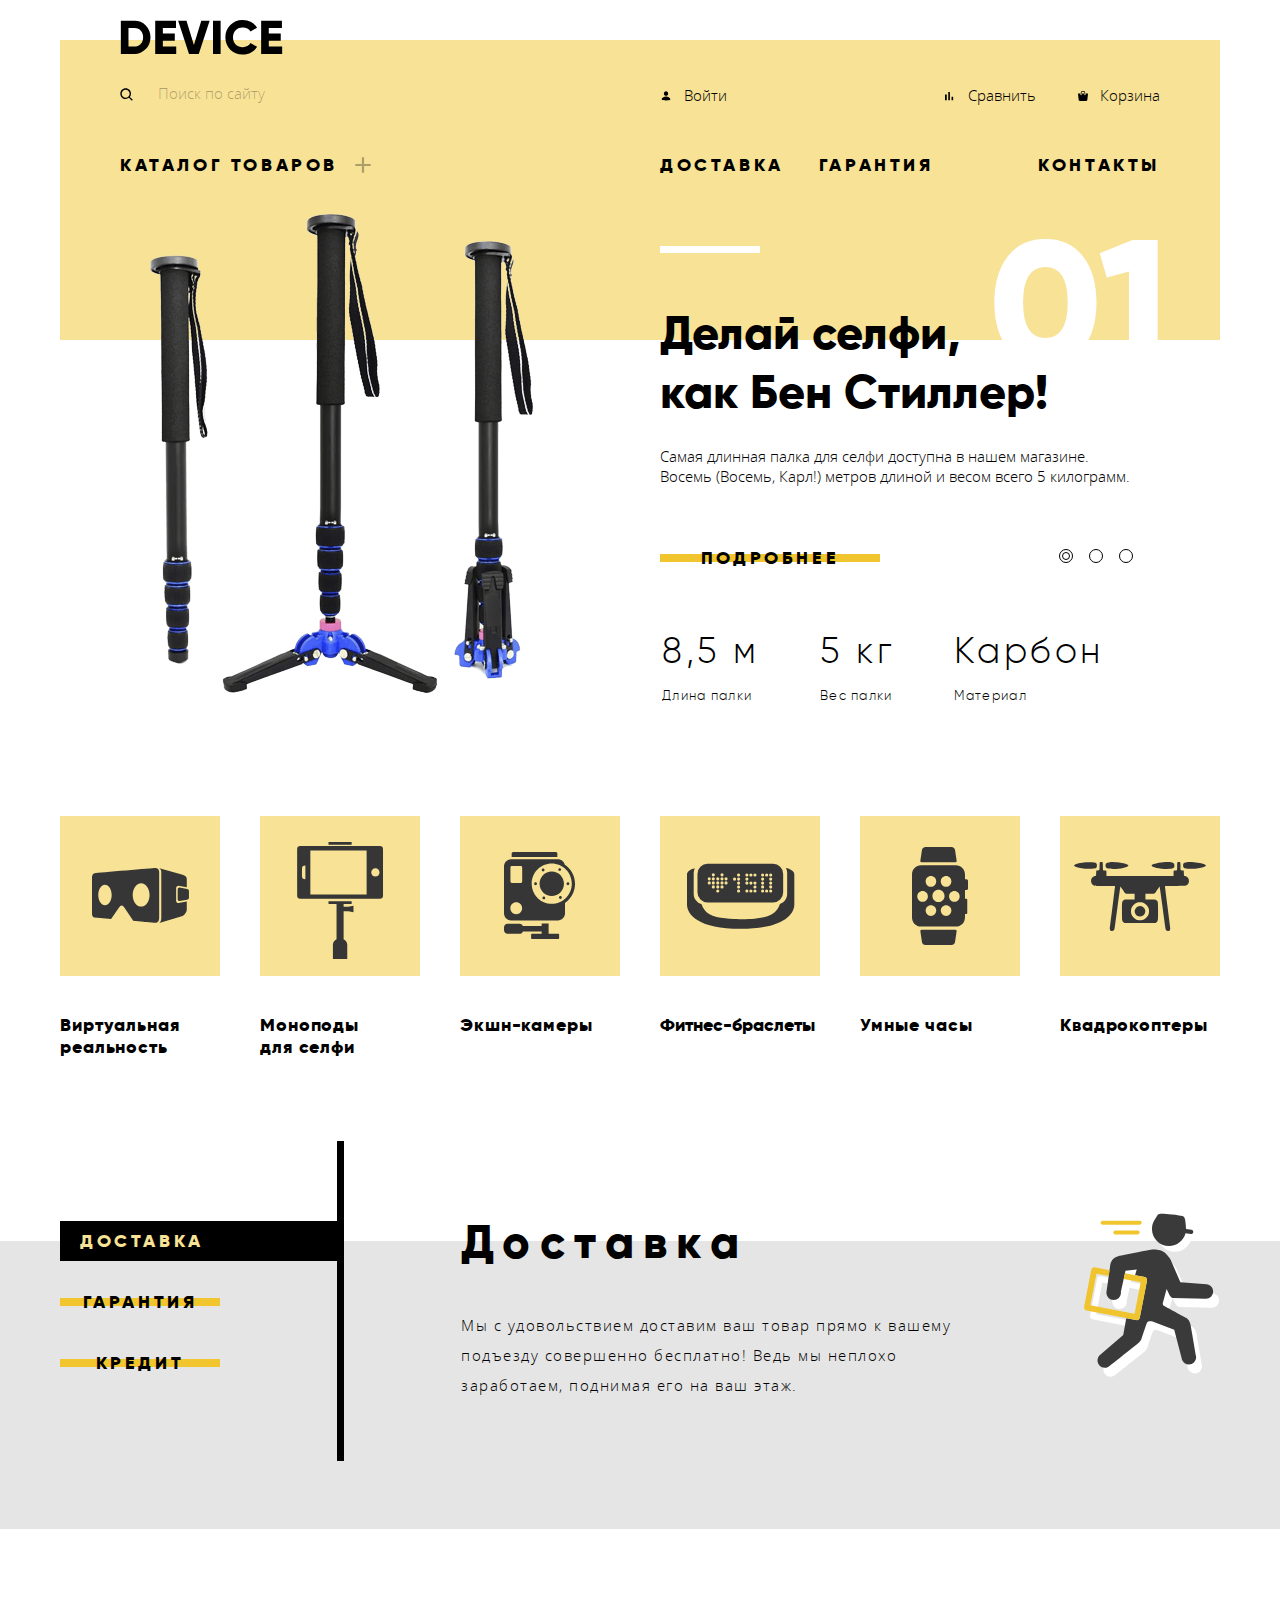
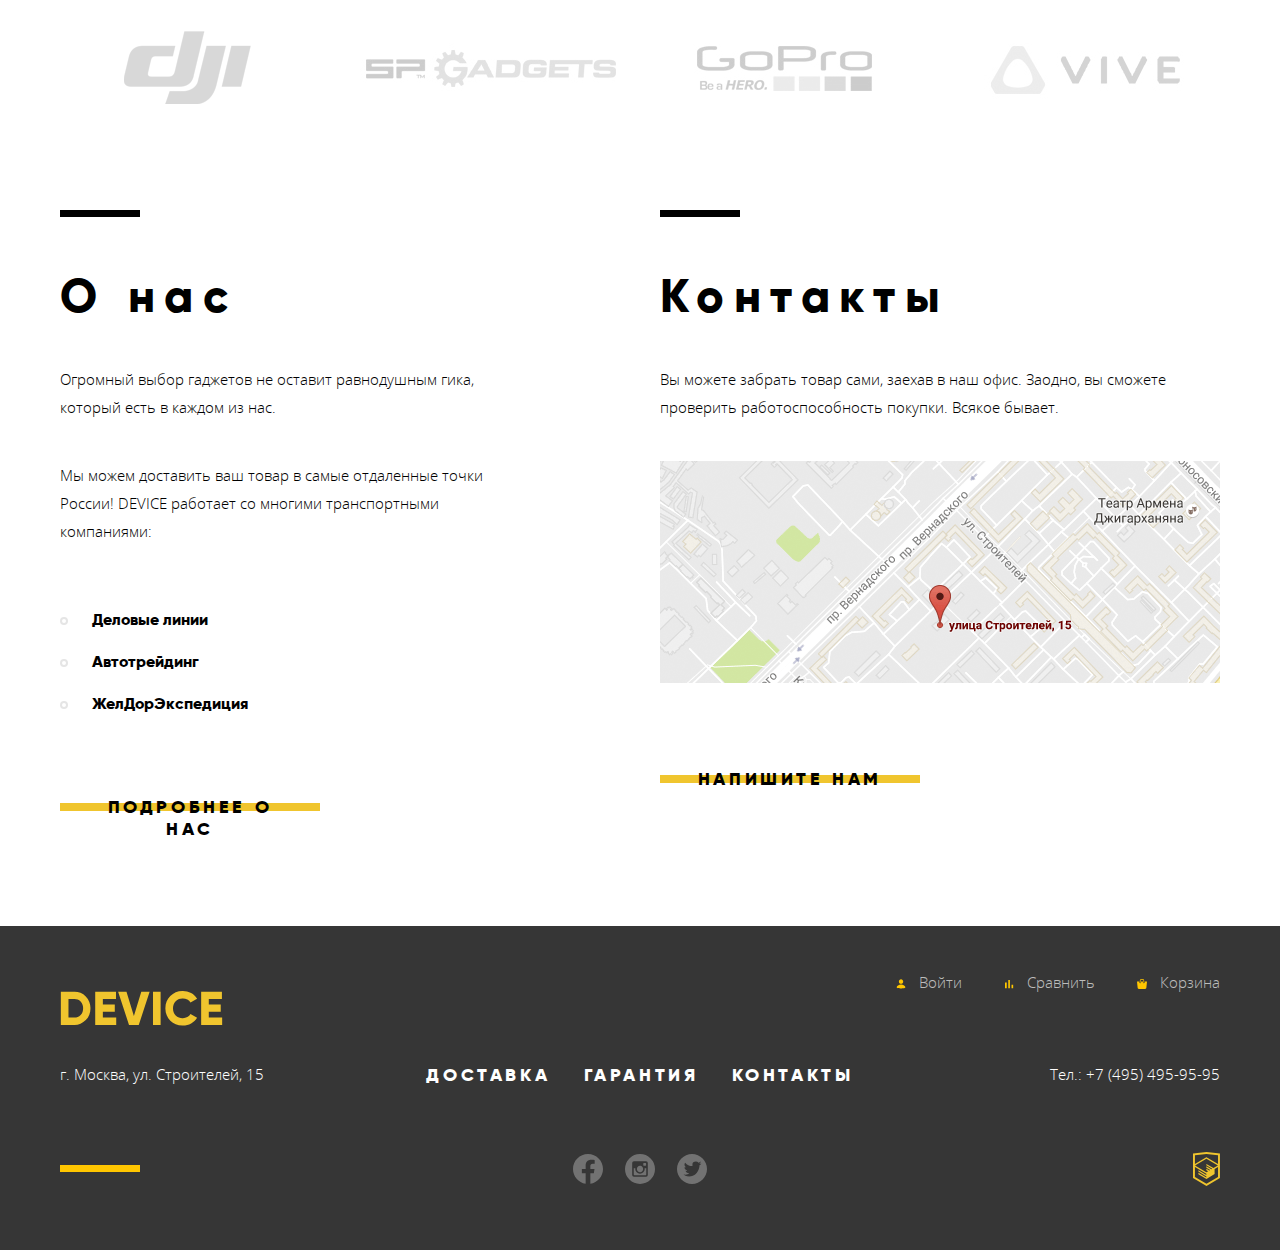
<file: index.html>
<!DOCTYPE html>
<html class="page" lang="ru">

<head>
  <meta charset="utf-8">
  <title>HTML Academy: Девайс</title>
  <link rel="icon" href="favicon.ico">
  <link rel="icon" href="img/favicon/favicon.svg" type="image/svg+xml">
  <link rel="apple-touch-icon" href="img/favicon/apple.png">
  <link rel="manifest" href="manifest.webmanifest.json">
  <link href="css/normalize.css" rel="stylesheet">
  <link href="css/style.min.css" rel="stylesheet">
</head>

<body class="page-body">
  <header class="main-header body-width">
    <div class="main-header-container main-header-container--has-slider">
      <a class="header-logo logo-disabled" aria-label="Логотип магазина Device — главная страница"></a>
      <nav class="header-user-nav">
        <ul class="header-user-nav__list">
          <li class="header-user-nav__item">
            <form class="header-search-form" action="#" method="post">
              <label class="visually-hidden" for="search-form-input">Поиск по сайту</label>
              <span class="header-search-form__icon"></span>
              <input class="header-search-form__input" type="search" id="search-form-input" name="search-input-field" placeholder="Поиск по сайту">
              <button class="header-search-form__btn" type="submit" aria-label="Кнопка—Найти">Найти</button>
            </form>
          </li>
          <li class="header-user-nav__item"><a class="header-user-nav__link header-user-nav__user-icon" href="#">Войти</a></li>
          <li class="header-user-nav__item"><a class="header-user-nav__link header-user-nav__chart-icon" href="#">Сравнить</a></li>
          <li class="header-user-nav__item"><a class="header-user-nav__link header-user-nav__cart-icon" href="#">Корзина</a></li>
        </ul>
      </nav>
      <nav class="header-site-nav">
        <ul class="header-site-nav__list">
          <li class="header-site-nav__item">
            <a class="link dropdown-toggle" href="#">Каталог товаров</a>
            <div class="header-site-subnav">
              <ul class="header-site-subnav__list">
                <li class="header-site-subnav__item">
                  <ul>
                    <li><a class="header-site-subnav__link" href="catalog.html">Виртуальная реальность</a></li>
                    <li><a class="header-site-subnav__link" href="catalog.html">Моноподы для селфи</a></li>
                    <li><a class="header-site-subnav__link" href="catalog.html">Экшн-камеры</a></li>
                  </ul>
                </li>
                <li class="header-site-subnav__item">
                  <ul>
                    <li><a class="header-site-subnav__link" href="catalog.html">Фитнес-браслеты</a></li>
                    <li><a class="header-site-subnav__link" href="catalog.html">Умные часы</a></li>
                  </ul>
                </li>
                <li class="header-site-subnav__item">
                  <ul>
                    <li><a class="header-site-subnav__link" href="catalog.html">Квадрокоптер</a></li>
                  </ul>
                </li>
              </ul>
            </div>
          </li>
          <li class="header-site-nav__item"><a class="link" href="#">Доставка</a></li>
          <li class="header-site-nav__item"><a class="link" href="#">Гарантия</a></li>
          <li class="header-site-nav__item"><a class="link" href="#">Контакты</a></li>
        </ul>
      </nav>
    </div>
  </header>
  <main class="main-container">
    <h1 class="visually-hidden">Девайс — интернет-магазин гаджетов</h1>
    <section class="slider">
      <h2 class="visually-hidden">Товары недели</h2>
      <ul class="slider__list">
        <li class="slider__item slide slide--current">
          <figure class="slide__main-img">
            <img class="slide__main-img-1" src="assets/slide-1.png" width="384" height="486" alt="Монопод для селфи">
          </figure>
          <div class="slide__info">
            <div class="slide__decor-img">
              <p class="slide__decor-number">01</p>
            </div>
            <h3 class="slide__title">Делай селфи, <br>как Бен Стиллер!</h3>
            <p class="slide__text">Самая длинная палка для селфи доступна в&nbsp;нашем магазине.
              <br> Восемь (Восемь, Карл!) метров длиной и&nbsp;весом всего 5 килограмм.</p>
            <a class="slide__link slide__link--style" href="catalog.html">Подробнее</a>
            <table class="slide-pruduct-features">
              <thead>
                <tr>
                  <th class="slide-pruduct-features__text slide-pruduct-features__text--lead">8,5&nbsp;м</th>
                  <th class="slide-pruduct-features__text slide-pruduct-features__text--lead">5&nbsp;кг</th>
                  <th class="slide-pruduct-features__text slide-pruduct-features__text--lead">Карбон</th>
                </tr>
              </thead>
              <tbody>
                <tr>
                  <td class="slide-pruduct-features__text">Длина палки</td>
                  <td class="slide-pruduct-features__text">Вес палки</td>
                  <td class="slide-pruduct-features__text">Материал</td>
                </tr>
              </tbody>
            </table>
          </div>
        </li>
        <li class="slider__item slide">
          <figure class="slide__main-img">
            <img class="slide__main-img-2" src="assets/slide-2.png" width="345" height="485" alt="Фитнес-браслет">
          </figure>
          <div class="slide__info">
            <div class="slide__decor-img">
              <p class="slide__decor-number">02</p>
            </div>
            <h3 class="slide__title">Худеем<br> правильно!</h3>
            <p class="slide__text">Мотивирующие фитнес-браслеты помогут найти в себе силы
              <br> не пропускать занятия и соблюдать диету.</p>
            <a class="slide__link slide__link--style" href="catalog.html">Подробнее</a>
            <div class="slide-pruduct-features">
              <p class="slide-pruduct-features__text slide-pruduct-features__text--lead">48 часов</p>
              <p class="slide-pruduct-features__text">Без подзарядки</p>
            </div>
          </div>
        </li>
        <li class="slider__item slide">
          <figure class="slide__main-img">
            <img class="slide__main-img-3" src="assets/slide-3.png" width="526" height="334" alt="Квадрокоптер">
          </figure>
          <div class="slide__info">
            <div class="slide__decor-img">
              <p class="slide__decor-number">03</p>
            </div>
            <h3 class="slide__title">Порхает как бабочка, жалит как пчела!</h3>
            <p class="slide__text">Этот обычный, на первый взгляд, квадрокоптер оснащен
              <br> мощным лазером, замаскированным под стандартную камеру.</p>
            <a class="slide__link slide__link--style" href="catalog.html">Подробнее</a>
            <table class="slide-pruduct-features">
              <thead>
                <tr>
                  <th class="slide-pruduct-features__text slide-pruduct-features__text--lead">800 м</th>
                  <th class="slide-pruduct-features__text slide-pruduct-features__text--lead">50 м</th>
                </tr>
              </thead>
              <tbody>
                <tr>
                  <td class="slide-pruduct-features__text">Дальность полета</td>
                  <td class="slide-pruduct-features__text">Радиус поражения</td>
                </tr>
              </tbody>
            </table>
          </div>
        </li>
      </ul>
      <ul class="slider-nav">
        <li class="slider-nav__item"><a class="slider-nav__bullet slider-nav__bullet--current" href="#" aria-label="Первый слайд">&nbsp;</a></li>
        <li class="slider-nav__item"><a class="slider-nav__bullet" href="#" aria-label="Второй слайд">&nbsp;</a></li>
        <li class="slider-nav__item"><a class="slider-nav__bullet" href="#" aria-label="Третий слайд">&nbsp;</a></li>
      </ul>
    </section>
    <section class="popular body-width">
      <h2 class="visually-hidden">Категории популярных товаров</h2>
      <div class="popular__inner">
        <ul class="popular__list">
          <li class="popular__item">
            <a class="popular__link" href="catalog.html">
              <svg width="160" height="160" fill-rule="nonzero">
                <path d="M99.403 52.175l23.187 6.58c2.494.834 4.202 1.91 4.202 4.265h0v8.194l-8.326-1.581c-1.29 0-2.335 1.061-2.335 2.37h0v12.636c0 1.308 1.045 2.37 2.335 2.368h0l8.326-1.567v7.913c0 2.356-1.801 5.739-4.202 6.572h0l-23.265 7.065c1.517-1.144 1.967-2.854 1.967-5.21h0V56.571c0-2.356-.273-3.005-1.889-4.396h0zm-4.465-.151s4.232-.621 4.232 4.459h0v45.263c.006.209.108 5.016-3.439 5.017-1.468 0-5.437-.313-9.642-.685l-.744-.066-1.119-.101-.744-.068-10.271-.989-9.061-13.521s-1.035-1.861-2.432-1.861-2.505 1.828-2.505 1.828h0l-8.136 11.668-16.494-1.403a1.81 1.81 0 0 1-.23-.026l-.125-.025c-.719-.164-2.228-.849-2.228-3.701h0V61.36c.011-.767.218-3.859 2.838-4.215 2.994-.407 60.1-5.121 60.1-5.121zM81.14 67.215c-4.661 0-8.441 5.239-8.441 11.702s3.779 11.701 8.441 11.701 8.442-5.239 8.442-11.701-3.78-11.702-8.442-11.702zm-36.158 1.427c-3.698 0-6.696 4.601-6.696 10.275s2.998 10.275 6.696 10.275 6.696-4.601 6.696-10.275-2.998-10.275-6.696-10.275zm74.549 2.893l7.598 1.444c1.058.344 1.824.829 1.824 1.851h0v6.993c0 1.023-.67 1.433-1.824 1.852h0l-7.598 1.431c-1.008 0-1.824-.829-1.824-1.852h0v-9.868c0-1.022.816-1.851 1.824-1.851h0z"
                fill="#363636" fill-opacity="1" />
              </svg>
              <h3>Виртуальная реальность</h3>
            </a>
          </li>
          <li class="popular__item">
            <a class="popular__link" href="catalog.html">
              <svg width="160" height="160" fill-rule="nonzero">
                <path d="M91.654 85.13v2.758h-8.046v2.973h4.795l5.051-1.213v6.711l-5.051-1.213h-4.796v27.99c2.141.936 3.636 3.071 3.636 5.557h0V143H72.908v-14.307c0-2.487 1.496-4.621 3.635-5.559h0V87.888h-8.045V85.13h23.156zm28.167-55.119a3.19 3.19 0 0 1 3.19 3.188h0v46.413a3.19 3.19 0 0 1-3.189 3.189h0H40.33a3.19 3.19 0 0 1-3.188-3.189h0V33.199a3.19 3.19 0 0 1 3.188-3.188h0zm-13.198 4.391H50.341v44.006h56.282V34.402zM45.392 49.576h-.226a3.19 3.19 0 0 0-3.189 3.188h0v7.283a3.19 3.19 0 0 0 3.189 3.189h.226v-13.66zm70.008 2.682c-2.29 0-4.146 1.855-4.146 4.147s1.857 4.147 4.146 4.147 4.148-1.855 4.148-4.147-1.857-4.147-4.148-4.147zM91.654 26v2.758H68.497V26h23.157z"
                fill="#363636" fill-opacity="1" />
              </svg>
              <h3>Моноподы для&nbsp;селфи</h3>
            </a>
          </li>
          <li class="popular__item">
            <a class="popular__link" href="catalog.html">
              <svg width="160" height="160" fill-rule="nonzero">
                <path d="M88.605 107.426v10.383h9.597c.533 0 .93.436.93.971h0v3.173c0 .535-.397 1.048-.93 1.048h0H72.13c-.532 0-1.01-.513-1.01-1.048h0v-3.172c0-.535.477-.972 1.01-.972h9.518v-2.326H62.863c-.477 1.43-1.758 2.326-3.269 2.326h0-12.035c-1.917 0-3.559-1.556-3.559-3.48h0v-3.018c0-1.924 1.642-3.527 3.559-3.526h12.034c1.424 0 2.644.894 3.181 2.148h18.873v-2.507h6.958zm9.29-64.086c3.204 0 5.91 2.113 6.771 5.05 6.224 4.18 10.355 11.282 10.356 19.361 0 7.953-3.935 14.96-10.001 19.164h0v10.346c0 3.912-3.228 7.121-7.126 7.121h0-46.747c-3.898 0-7.148-3.209-7.148-7.121h0v-46.9c0-3.912 3.25-7.021 7.148-7.021h0zM56.238 86.308c-3.259 0-5.901 2.652-5.901 5.922s2.642 5.921 5.901 5.921 5.902-2.65 5.902-5.921-2.643-5.922-5.902-5.922zm35.524-38.697c-11.077 0-20.057 9.011-20.057 20.124s8.981 20.123 20.057 20.123 20.058-9.009 20.058-20.123-8.981-20.124-20.058-20.124zm-7.934 32.86c.793 0 1.435.642 1.435 1.435s-.642 1.435-1.435 1.435-1.435-.642-1.435-1.435.642-1.435 1.435-1.435zm16.587-.431c.79 0 1.43.643 1.43 1.436s-.64 1.436-1.43 1.436-1.43-.643-1.43-1.436.64-1.436 1.43-1.436zm-8.653-24.534c6.731 0 12.188 5.475 12.188 12.229s-5.457 12.229-12.188 12.229-12.188-5.475-12.188-12.229 5.457-12.229 12.188-12.229zm-16.2 10.795c.793 0 1.435.642 1.435 1.435s-.642 1.435-1.435 1.435-1.435-.642-1.435-1.435.642-1.435 1.435-1.435zm32.401 0c.792 0 1.435.642 1.435 1.435s-.643 1.435-1.435 1.435-1.435-.642-1.435-1.435.642-1.435 1.435-1.435zM60.78 49.963h-8.939a1.42 1.42 0 0 0-1.418 1.423h0v14.16a1.42 1.42 0 0 0 1.418 1.422h8.94a1.42 1.42 0 0 0 1.418-1.422h0-.001v-14.16a1.42 1.42 0 0 0-1.418-1.423h0zm22.329 2.596c.793 0 1.435.643 1.435 1.435s-.642 1.435-1.435 1.435-1.435-.643-1.435-1.435.642-1.435 1.435-1.435zm16.588-.429c.792 0 1.435.642 1.435 1.435S100.489 55 99.697 55s-1.435-.642-1.435-1.435.642-1.435 1.435-1.435zM96.038 36c.733 0 1.311.754 1.311 1.49h0-.001v3.522H51.672V37.49c0-.736.648-1.49 1.381-1.49h0z"
                fill="#363636" fill-opacity="1" />
              </svg>
              <h3>Экшн-камеры</h3>
            </a>
          </li>
          <li class="popular__item">
            <a class="popular__link" href="catalog.html">
              <svg width="160" height="160" fill-rule="nonzero">
                <path d="M125.967 52.074c3.771.866 8.347 2.676 8.347 6.36h0v29.983c0 10.251-11.837 24.433-53.657 24.433S27 98.668 27 88.417h0V58.434c0-3.516 4.17-5.325 7.833-6.234-.712 1.411-1.139 3.005-1.139 4.693h0v21.101c0 4.802 3.338 8.844 7.756 10.053 1.334 3.932 3.826 7.734 8.042 10.279 7.375 4.447 24.69 4.829 29.767 4.843h.633l.723-.005.066-.001.066.001.722.005h.633c5.077-.015 22.402-.397 29.776-4.843 4.273-2.578 6.726-6.445 8.051-10.432 4.154-1.373 7.246-5.284 7.246-9.9h0V56.892c0-1.738-.457-3.377-1.209-4.818zm-12.883-4.214a10.08 10.08 0 0 1 10.074 10.075h0v18.447a10.08 10.08 0 0 1-10.074 10.077h0-65.523a10.08 10.08 0 0 1-10.075-10.077h0V57.935A10.08 10.08 0 0 1 47.561 47.86h0zM86.888 73.412c-.867 0-1.569.702-1.568 1.569a1.57 1.57 0 0 0 1.568 1.568 1.57 1.57 0 0 0 1.569-1.568 1.57 1.57 0 0 0-1.569-1.569zm23.807 0a1.57 1.57 0 0 0-1.568 1.569 1.57 1.57 0 0 0 1.568 1.568 1.57 1.57 0 0 0 1.569-1.568 1.57 1.57 0 0 0-1.569-1.569zm-4.039 0a1.57 1.57 0 0 0-1.568 1.569 1.57 1.57 0 0 0 1.568 1.568 1.57 1.57 0 0 0 1.568-1.568 1.57 1.57 0 0 0-1.568-1.569zm-48.892 0a1.57 1.57 0 0 0-1.568 1.569 1.57 1.57 0 0 0 1.568 1.568 1.57 1.57 0 0 0 1.569-1.568 1.57 1.57 0 0 0-1.569-1.569zm44.855 0a1.57 1.57 0 0 0-1.569 1.569 1.57 1.57 0 0 0 1.569 1.568 1.57 1.57 0 0 0 1.568-1.568 1.57 1.57 0 0 0-1.568-1.569zm-7.654 0a1.57 1.57 0 0 0-1.568 1.569 1.57 1.57 0 0 0 1.568 1.568 1.57 1.57 0 0 0 1.568-1.568 1.57 1.57 0 0 0-1.568-1.569zm-4.039 0a1.57 1.57 0 0 0-1.569 1.569 1.57 1.57 0 0 0 1.569 1.568 1.57 1.57 0 0 0 1.57-1.568 1.57 1.57 0 0 0-1.57-1.569zm-12.328 0c-.867 0-1.569.702-1.568 1.569a1.57 1.57 0 0 0 1.568 1.568 1.57 1.57 0 0 0 1.569-1.568 1.57 1.57 0 0 0-1.569-1.569zm16.367-3.985a1.57 1.57 0 0 0-1.568 1.568 1.57 1.57 0 0 0 1.568 1.569 1.57 1.57 0 0 0 1.568-1.569c0-.867-.701-1.568-1.568-1.568zm-16.367 0c-.867 0-1.569.701-1.568 1.568a1.57 1.57 0 0 0 1.568 1.569 1.57 1.57 0 0 0 1.569-1.569 1.57 1.57 0 0 0-1.569-1.568zm32.097-.054a1.57 1.57 0 0 0-1.568 1.569c0 .867.701 1.568 1.568 1.568a1.57 1.57 0 0 0 1.569-1.568 1.57 1.57 0 0 0-1.569-1.569zm-57.395 0a1.57 1.57 0 0 0-1.569 1.569 1.57 1.57 0 0 0 3.14 0 1.57 1.57 0 0 0-1.571-1.569zm49.319 0a1.57 1.57 0 0 0-1.569 1.569 1.57 1.57 0 0 0 1.569 1.568 1.57 1.57 0 0 0 1.568-1.568 1.57 1.57 0 0 0-1.568-1.569zm-44.855 0a1.57 1.57 0 0 0-1.568 1.569c0 .867.701 1.568 1.568 1.568a1.57 1.57 0 0 0 1.569-1.568 1.57 1.57 0 0 0-1.569-1.569zm4.254 0a1.57 1.57 0 0 0-1.569 1.569 1.57 1.57 0 0 0 1.569 1.568 1.57 1.57 0 0 0 1.568-1.568 1.57 1.57 0 0 0-1.568-1.569zm48.677-3.827a1.57 1.57 0 0 0-1.568 1.569 1.57 1.57 0 0 0 1.568 1.569 1.57 1.57 0 0 0 1.569-1.569 1.57 1.57 0 0 0-1.569-1.569zm-8.076 0a1.57 1.57 0 0 0-1.569 1.569 1.57 1.57 0 0 0 1.569 1.569 1.57 1.57 0 0 0 1.568-1.569 1.57 1.57 0 0 0-1.568-1.569zm-7.654 0a1.57 1.57 0 0 0-1.568 1.569 1.57 1.57 0 0 0 1.568 1.569 1.57 1.57 0 0 0 1.568-1.569 1.57 1.57 0 0 0-1.568-1.569zm-4.039 0a1.57 1.57 0 0 0-1.569 1.569 1.57 1.57 0 0 0 1.569 1.569 1.57 1.57 0 0 0 1.57-1.569 1.57 1.57 0 0 0-1.57-1.569zm-4.038 0c-.867 0-1.569.702-1.568 1.569a1.57 1.57 0 0 0 1.568 1.569 1.57 1.57 0 0 0 1.569-1.569 1.57 1.57 0 0 0-1.569-1.569zm-8.29 0c-.867 0-1.569.702-1.568 1.569a1.57 1.57 0 0 0 1.568 1.569 1.57 1.57 0 0 0 1.569-1.569 1.57 1.57 0 0 0-1.569-1.569zm-29.335-.213a1.57 1.57 0 0 0 0 3.14 1.57 1.57 0 0 0 0-3.14zm4.037 0a1.57 1.57 0 0 0 0 3.14 1.57 1.57 0 1 0 0-3.14zm4.464 0a1.57 1.57 0 0 0 0 3.14 1.57 1.57 0 0 0 0-3.14zm4.254 0a1.57 1.57 0 0 0 0 3.14 1.57 1.57 0 0 0 0-3.14zm4.039 0a1.57 1.57 0 1 0 0 3.14 1.57 1.57 0 0 0 0-3.14zm12.541-3.826a1.57 1.57 0 0 0-1.568 1.568 1.57 1.57 0 0 0 1.568 1.569 1.57 1.57 0 0 0 1.569-1.569 1.57 1.57 0 0 0-1.569-1.568zm32.097 0a1.57 1.57 0 0 0-1.568 1.568 1.57 1.57 0 0 0 1.568 1.569 1.57 1.57 0 0 0 1.569-1.569 1.57 1.57 0 0 0-1.569-1.568zm-36.136 0a1.57 1.57 0 0 0-1.569 1.568 1.57 1.57 0 0 0 1.569 1.569 1.57 1.57 0 0 0 1.568-1.569 1.57 1.57 0 0 0-1.568-1.568zm12.329 0a1.57 1.57 0 0 0-1.568 1.568 1.57 1.57 0 0 0 1.568 1.569 1.57 1.57 0 0 0 1.569-1.569 1.57 1.57 0 0 0-1.569-1.568zm15.731 0a1.57 1.57 0 0 0-1.569 1.568 1.57 1.57 0 0 0 1.569 1.569 1.57 1.57 0 0 0 1.568-1.569 1.57 1.57 0 0 0-1.568-1.568zm-36.562-.212a1.57 1.57 0 0 0-1.571 1.568 1.57 1.57 0 0 0 3.14 0 1.57 1.57 0 0 0-1.569-1.568zm-4.039 0a1.57 1.57 0 0 0-1.569 1.568 1.57 1.57 0 0 0 1.569 1.569 1.57 1.57 0 0 0 1.568-1.569 1.57 1.57 0 0 0-1.568-1.568zm-4.254 0a1.57 1.57 0 0 0-1.568 1.568 1.57 1.57 0 0 0 1.568 1.569 1.57 1.57 0 0 0 1.569-1.569 1.57 1.57 0 0 0-1.569-1.568zm-4.464 0a1.57 1.57 0 0 0-1.569 1.568 1.57 1.57 0 0 0 3.14 0 1.57 1.57 0 0 0-1.571-1.568zm-4.037 0a1.57 1.57 0 0 0-1.569 1.568 1.57 1.57 0 0 0 1.569 1.569 1.57 1.57 0 0 0 1.569-1.569 1.57 1.57 0 0 0-1.569-1.568zm61.432-3.827a1.57 1.57 0 0 0-1.568 1.57 1.57 1.57 0 0 0 1.568 1.569 1.57 1.57 0 0 0 1.569-1.569 1.57 1.57 0 0 0-1.569-1.57zm-23.807 0c-.867 0-1.569.702-1.568 1.57a1.57 1.57 0 0 0 1.568 1.569 1.57 1.57 0 0 0 1.569-1.569 1.57 1.57 0 0 0-1.569-1.57zm4.038 0a1.57 1.57 0 0 0-1.569 1.57 1.57 1.57 0 0 0 1.569 1.569 1.57 1.57 0 0 0 1.57-1.569 1.57 1.57 0 0 0-1.57-1.57zm4.039 0a1.57 1.57 0 0 0-1.568 1.57 1.57 1.57 0 0 0 1.568 1.569 1.57 1.57 0 0 0 1.568-1.569 1.57 1.57 0 0 0-1.568-1.57zm7.654 0a1.57 1.57 0 0 0-1.569 1.57 1.57 1.57 0 0 0 1.569 1.569 1.57 1.57 0 0 0 1.568-1.569 1.57 1.57 0 0 0-1.568-1.57zm4.037 0a1.57 1.57 0 0 0-1.568 1.57 1.57 1.57 0 0 0 1.568 1.569 1.57 1.57 0 0 0 1.568-1.569 1.57 1.57 0 0 0-1.568-1.57zm-28.058 0c-.867 0-1.569.702-1.568 1.57a1.57 1.57 0 0 0 1.568 1.569 1.57 1.57 0 0 0 1.569-1.569 1.57 1.57 0 0 0-1.569-1.57zm-16.58-.213a1.57 1.57 0 0 0-1.569 1.57 1.57 1.57 0 0 0 1.569 1.568 1.57 1.57 0 0 0 1.568-1.568 1.57 1.57 0 0 0-1.568-1.57zm-8.718 0a1.57 1.57 0 0 0-1.569 1.57 1.57 1.57 0 0 0 3.14 0 1.57 1.57 0 0 0-1.571-1.57z"
                fill="#363636" fill-opacity="1" />
              </svg>
              <h3>Фитнес-браслеты</h3>
            </a>
          </li>
          <li class="popular__item">
            <a class="popular__link" href="catalog.html">
              <svg width="160" height="160" fill-rule="nonzero">
                <path d="M95.333 113.671a1.28 1.28 0 0 1 1.304 1.516h0l-1.615 10.767c-.251 1.666-1.833 3.028-3.517 3.028h0-26.032c-1.684 0-3.266-1.362-3.516-3.028h0l-1.615-10.767a1.28 1.28 0 0 1 1.304-1.516h0zm.564-64.3c4.995 0 9.082 4.134 9.082 9.186h0v4.64h1.515a1.53 1.53 0 0 1 1.515 1.531h0v7.654c0 .843-.682 1.531-1.514 1.531h0-1.515v8.788h1.515c.415 0 .757.345.757.766h0v13.779c0 .42-.342.764-.757.764h0-1.515v3.415c0 5.052-4.087 9.185-9.082 9.185h0-34.815c-4.996 0-9.083-4.133-9.083-9.185h0V58.557c0-5.052 4.086-9.185 9.082-9.186h0zM70.945 89.178c-2.926 0-5.298 2.398-5.298 5.358s2.372 5.358 5.298 5.358 5.298-2.398 5.298-5.358-2.373-5.358-5.298-5.358zm15.137 0c-2.926 0-5.298 2.398-5.298 5.358s2.372 5.358 5.298 5.358 5.299-2.398 5.299-5.358-2.373-5.358-5.299-5.358zM78.49 73.867c-3.344 0-6.055 2.742-6.055 6.124s2.711 6.123 6.055 6.124 6.055-2.742 6.055-6.124-2.711-6.124-6.055-6.124zm15.894 1.173c-2.927 0-5.298 2.399-5.298 5.358s2.371 5.358 5.298 5.358 5.298-2.4 5.298-5.358-2.372-5.358-5.298-5.358zm-31.789-.001c-2.927 0-5.298 2.399-5.298 5.358s2.371 5.359 5.298 5.358 5.298-2.399 5.298-5.358-2.372-5.358-5.298-5.358zm23.487-14.951c-2.926 0-5.298 2.398-5.298 5.358s2.372 5.358 5.298 5.358 5.299-2.398 5.299-5.358-2.373-5.358-5.299-5.358zm-15.137 0c-2.926 0-5.298 2.398-5.298 5.358s2.372 5.358 5.298 5.358 5.298-2.398 5.298-5.358-2.373-5.358-5.298-5.358zM91.506 31c1.683 0 3.265 1.362 3.515 3.026l.002.002 1.616 10.768a1.28 1.28 0 0 1-1.306 1.514h0-33.687a1.28 1.28 0 0 1-1.304-1.515h0l1.615-10.767C62.206 32.362 63.788 31 65.474 31h0z"
                fill="#363636" fill-opacity="1" />
              </svg>
              <h3>Умные часы</h3>
            </a>
          </li>
          <li class="popular__item">
            <a class="popular__link" href="catalog.html">
              <svg width="160" height="160" fill-rule="nonzero">
                <path d="M118.884 46c.824 0 1.161.128 1.367.488.129.283.257 2.108.257 4.112l-.001.495c-.008 3.543-.053 3.29 2.195 3.438h0l1.032.077.129 2.544.127 2.544 1.187.283c2.58.668 3.998 2.595 3.791 5.294-.129 1.927-1.031 3.341-2.579 4.087l-.048.022-.093.042-.184.077-.093.035c-.85.308-2.054.354-8.483.36l-3.017.001-9.515.18c-.053.128 1.109 9.407 2.578 20.639l2.709 21.666c.052 1.617-.826 2.621-2.347 2.621-1.239 0-2.012-.642-2.321-1.902-.129-.513-1.496-10.333-3.019-21.821l-2.281-16.627-.658-4.242c-.104 0-1.083 1.413-2.193 3.136-2.94 4.626-2.399 4.317-7.634 4.317h0-4.359v5.63l5.132.077c4.721.077 5.211.127 5.882.615 1.503 1.106 1.616 1.391 1.623 9.765v2.8c-.007 7.98-.112 8.278-1.52 9.461h0l-.851.696H64.33l-.851-.696a7.58 7.58 0 0 1-.469-.419l-.1-.104c-.886-.959-.949-2.253-.953-9.318v-2.028c.004-8.758.098-9.034 1.625-10.157.671-.488 1.161-.538 5.881-.615h0l5.133-.077v-5.63h-4.358c-5.236 0-4.695.309-7.635-4.317-1.109-1.723-2.089-3.136-2.192-3.136-.078 0-1.418 9.406-2.94 20.869l-2.65 19.425-.056.385-.312 2.01c-.31 1.26-1.084 1.902-2.321 1.902-1.521 0-2.399-1.004-2.348-2.621.025-.669 1.264-10.436 2.708-21.666l2.58-20.639c-.049-.098-4.276-.174-9.515-.18l-3.017-.001c-6.906-.007-7.784-.059-8.669-.433l-.092-.04-.141-.064c-1.548-.746-2.451-2.16-2.579-4.087-.207-2.699 1.212-4.626 3.791-5.294h0l1.187-.283.258-5.088 1.031-.077c2.247-.148 2.201.105 2.193-3.438v-.745c.01-1.904.134-3.591.258-3.862.207-.36.542-.488 1.367-.488.619 0 1.238.128 1.419.309.207.206.31 1.465.31 3.932s.103 3.727.31 3.932c.18.18.902.308 1.65.308 1.537 0 1.643.047 1.649 2.64v2.757h67.064v-2.287c0-3.058.026-3.11 1.652-3.11.748 0 1.469-.128 1.649-.308.207-.205.31-1.465.31-3.932s.103-3.726.309-3.932c.182-.18.801-.309 1.42-.309zM82.617 86.608c-2.013-.642-3.301-.642-5.313 0-2.812.898-5.313 3.444-6.061 6.168-.439 1.543-.309 4.216.284 5.783.697 1.875 2.682 4.009 4.566 4.935 1.29.642 1.754.719 3.92.719s2.631-.077 3.921-.719c1.881-.926 3.869-3.06 4.565-4.935.594-1.567.723-4.24.284-5.783-.774-2.775-3.277-5.27-6.166-6.168zm-2.604 3.341c2.425 0 4.591 1.747 5.159 4.138.54 2.236-.466 4.625-2.451 5.783-3.172 1.851-7.222-.025-7.996-3.702-.438-2.081 1.032-4.805 3.069-5.731.593-.257 1.573-.488 2.219-.488zM50.092 46.154c.903-.154 6.424.078 8.899.386 4.152.514 7.789 1.49 9.054 2.39 1.623 1.208-2.838 2.93-9.699 3.752-3.328.386-8.95.334-10.5-.128-1.804-.54-2.268-1.131-2.268-2.956 0-2.313.593-2.776 4.513-3.444zm53.392.104c2.914-.258 6.94-.155 8.589.256 1.754.462 2.373 1.26 2.373 3.084 0 2.699-1.392 3.341-7.196 3.341-7.789-.026-15.63-1.774-15.63-3.496 0-1.105 5.545-2.596 11.864-3.186zm-77.432 0c2.889-.258 7.222-.104 8.668.282 1.599.437 2.218 1.234 2.218 2.852 0 1.568-.412 2.313-1.624 2.981-1.213.642-9.725.617-13.723-.051-3.534-.591-6.603-1.517-7.248-2.236-.49-.54-.49-.54.232-1.156 1.263-1.08 5.932-2.185 11.477-2.672zm100.725.025c2.269-.309 3.276-.309 6.757-.025 5.958.487 10.576 1.541 11.916 2.672.723.616.723.616.233 1.156-.645.72-3.714 1.645-7.248 2.236-2.065.359-4.205.488-7.866.488l-.666-.001c-4.813-.014-5.514-.209-6.403-1.464-.464-.668-.541-2.801-.154-3.572.412-.72 1.65-1.26 3.431-1.491z"
                fill="#363636" fill-opacity="1" />
              </svg>
              <h3>Квадрокоптеры</h3>
            </a>
          </li>
        </ul>
      </div>
    </section>
    <section class="services">
      <h2 class="visually-hidden">Наши услуги</h2>
      <div class="services__inner body-width">
        <div class="tab-panes">
          <ul class="tab-panes__services-list">
            <li><a class="link service-link service-link--current" href="#tab-pane-1">Доставка</a></li>
            <li><a class="link service-link" href="#tab-pane-2">Гарантия</a></li>
            <li><a class="link service-link" href="#tab-pane-3">Кредит</a></li>
          </ul>
          <div class="tab-panes__pane-content tab-panes__pane-img-1" id="tab-pane-1">
            <h3 class="tab-panes__pane-title">Доставка</h3>
            <p class="tab-panes__pane-text">Мы&nbsp;с&nbsp;удовольствием доставим ваш товар прямо к&nbsp;вашему
              <br> подъезду совершенно бесплатно! Ведь мы&nbsp;неплохо
              <br> заработаем, поднимая его на&nbsp;ваш этаж.</p>
          </div>
          <div class="tab-panes__pane-content tab-panes__pane-img-2 tab-pane" id="tab-pane-2">
            <h3 class="tab-panes__pane-title">Гарантия</h3>
            <p class="tab-panes__pane-text">Если из-за возгорания купленного у&nbsp;нас товара у&nbsp;вас сгорит дом&nbsp;&mdash; не&nbsp;переживайте, мы&nbsp;выдадим вам новый.
              <br>Товар, не&nbsp;дом, конечно&nbsp;же.
            </p>
          </div>
          <div class="tab-panes__pane-content tab-panes__pane-img-3 tab-pane" id="tab-pane-3">
            <h3 class="tab-panes__pane-title">Кредит</h3>
            <p class="tab-panes__pane-text">Залезть в&nbsp;долговую яму стало проще! Кредитные консультанты подберут для вас наиболее выгодные
              <br> условия кредита. Выгодные для нашего банка, разумеется.</p>
          </div>
        </div>
      </div>
    </section>
    <section class="logo-slider">
      <h2 class="visually-hidden">Бренды нашего каталога</h2>
      <div class="logo-slider__inner body-width">
        <ul class="logo-slider__list">
          <li class="logo-slider__item">
            <img src="assets/dji-logo-grey.png" width="260" height="100" alt="DJI logo">
          </li>
          <li class="logo-slider__item">
            <img src="assets/sp-gadgets-logo-grey.png" width="260" height="100" alt="SP Gadgets logo">
          </li>
          <li class="logo-slider__item">
            <img src="assets/gopro-logo-grey.png" width="260" height="100" alt="GoPro logo">
          </li>
          <li class="logo-slider__item">
            <img src="assets/vive-logo-grey.png" width="260" height="100" alt="Vive logo">
          </li>
        </ul>
      </div>
    </section>
    <div class="contacts-section body-width">
      <div class="contacts-section__inner">
        <section class="contacts-about">
          <h2>О нас</h2>
          <p>Огромный выбор гаджетов не&nbsp;оставит равнодушным гика, который есть в&nbsp;каждом из&nbsp;нас.</p>
          <p>Мы&nbsp;можем доставить ваш товар в&nbsp;самые отдаленные точки России! DEVICE работает со&nbsp;многими транспортными компаниями:</p>
          <ul class="contacts-about__partners-list">
            <li class="contacts-about__partners-item">Деловые линии</li>
            <li class="contacts-about__partners-item">Автотрейдинг</li>
            <li class="contacts-about__partners-item">ЖелДорЭкспедиция</li>
          </ul>
          <a class="link contacts-link" href="#">Подробнее о нас</a>
        </section>
        <section class="contacts">
          <h2>Контакты</h2>
          <p>Вы&nbsp;можете забрать товар сами, заехав в&nbsp;наш офис. Заодно, вы&nbsp;сможете проверить работоспособность покупки. Всякое бывает.</p>
          <a class="contacts__map-link" href="https://goo.gl/maps/m55e5FyM8iBvBKth7" aria-label="Наш офис на карте по адресу улица Строителей, 15">
            <img src="assets/contact-block-map.png" width="560" height="222" alt="Наш офис на карте по адресу улица Строителей, 15"></a>
          <a class="link contacts-link" href="#">Напишите нам</a>
        </section>
      </div>
    </div>
  </main>
  <footer class="main-footer">
    <div class="main-footer__inner body-width">
      <section class="footer-nav">
        <h2 class="visually-hidden">Войти в личный кабинет</h2>
        <ul class="footer-nav__list">
          <li class="footer-nav__item">
            <a class="footer-logo logo-disabled" tabindex="-1"><img src="assets/device-logo-yellow.svg" width="163" height="35" alt="Логотип интернет-магазина Девайс"></a>
          </li>
          <li class="footer-nav__item">
            <a class="footer-nav__user-link footer-nav__user-icon" href="#">Войти</a>
          </li>
          <li class="footer-nav__item">
            <a class="footer-nav__user-link footer-nav__chart-icon" href="#">Сравнить</a>
          </li>
          <li class="footer-nav__item">
            <a class="footer-nav__user-link footer-nav__cart-icon" href="#">Корзина</a>
          </li>
        </ul>
      </section>
      <section class="footer-contacts">
        <h2 class="visually-hidden">Наши контакты</h2>
        <ul class="footer-contacts__list">
          <li class="footer-contacts__item">г. Москва, ул. Строителей, 15</li>
          <li class="footer-contacts__item">
            <ul>
              <li><a href="#" class="footer-contacts__link">Доставка</a></li>
              <li><a href="#" class="footer-contacts__link">Гарантия</a></li>
              <li><a href="#" class="footer-contacts__link">Контакты</a></li>
            </ul>
          </li>
          <li class="footer-contacts__item">Тел.: <a class="footer-phone" href="tel:+74954959595" aria-label="Телефон для связи +7-495-495-95-95">+7 (495) 495-95-95</a>
          </li>
        </ul>
      </section>
      <section class="footer-social">
        <h2 class="visually-hidden">Мы в социальных сетях</h2>
        <ul class="footer-social__list">
          <li class="footer-social__item"></li>
          <li class="footer-social__item">
            <ul>
              <li>
                <a class="footer-social__link" href="https://htmlacademy.ru/intensive/htmlcss" title="Фейсбук" aria-hidden="true">
                  <svg width="32" height="32">
                    <path d="M15.999 1C7.715 1 1 7.715 1 16c0 7.485 5.485 13.69 12.655 14.815v-10.48H9.847v-4.336h3.808v-3.304c0-3.76 2.24-5.836 5.665-5.836 1.641 0 3.358.293 3.358.293v3.691h-1.89c-1.863 0-2.444 1.156-2.444 2.342V16h4.16l-.665 4.336h-3.495v10.48c7.17-1.125 12.655-7.33 12.655-14.816-.001-8.285-6.716-15-15-15z"
                    fill="#fff" fill-opacity=".3" />
                  </svg>
                </a>
              </li>
              <li>
                <a class="footer-social__link" href="https://htmlacademy.ru/intensive/htmlcss" title="Инстаграм" aria-hidden="true">
                  <svg width="32" height="32">
                    <path d="M20.688 16c0 1.243-.494 2.436-1.373 3.315S17.243 20.688 16 20.688s-2.436-.494-3.315-1.373-1.373-2.071-1.373-3.315a4.15 4.15 0 0 1 .077-.781H9.75v6.245c0 .434.352.786.786.786h10.93c.208 0 .408-.083.555-.231s.23-.347.23-.555v-6.245h-1.639a4.15 4.15 0 0 1 .077.781zM16 19.125c.41 0 .817-.081 1.196-.238s.724-.387 1.014-.678.52-.635.677-1.014.238-.786.238-1.196-.081-.817-.238-1.196-.387-.724-.678-1.014-.635-.52-1.014-.677-.786-.238-1.196-.238c-.829 0-1.624.33-2.21.916s-.915 1.382-.915 2.211.33 1.624.916 2.21 1.382.915 2.211.915zm3.75-6.406h1.873a.47.47 0 0 0 .47-.469v-1.873a.47.47 0 0 0-.47-.47H19.75a.47.47 0 0 0-.47.47v1.873c.002.258.213.469.47.469zM16 1A15 15 0 0 0 1 16a15 15 0 0 0 15 15 15 15 0 0 0 10.607-4.393A15 15 0 0 0 31 16a15 15 0 0 0-4.393-10.607A15 15 0 0 0 16 1zm7.812 21.077a1.74 1.74 0 0 1-1.736 1.736H9.923a1.74 1.74 0 0 1-1.736-1.736V9.923a1.74 1.74 0 0 1 1.736-1.736h12.153a1.74 1.74 0 0 1 1.736 1.736v12.153z"
                    fill="#fff" fill-opacity=".3" />
                  </svg>
                </a>
              </li>
              <li>
                <a class="footer-social__link" href="https://htmlacademy.ru/intensive/htmlcss" title="Твиттер" aria-hidden="true">
                  <svg width="32" height="32">
                    <path d="M16 31c-2.031 0-3.975-.396-5.83-1.186s-3.452-1.856-4.79-3.193-2.402-2.935-3.193-4.79S1 18.031 1 16s.396-3.975 1.187-5.83S4.042 6.718 5.38 5.38s2.935-2.402 4.79-3.193S13.969 1 16 1s3.975.396 5.83 1.187 3.452 1.855 4.79 3.193 2.402 2.935 3.193 4.79S31 13.969 31 16s-.396 3.975-1.186 5.83-1.856 3.452-3.193 4.79-2.935 2.402-4.79 3.193S18.031 31 16 31zm8.818-22.5c-.117.059-.293.166-.527.322l-.571.381-.542.293-.615.205C21.84 8.9 20.951 8.5 19.896 8.5c-2.285 0-3.428.957-3.428 2.871V13.1c-3.145-.156-5.557-1.309-7.236-3.457-.488.508-.732 1.064-.732 1.67 0 1.289.479 2.266 1.436 2.93-.117 0-.283.01-.498.029s-.386.02-.513 0-.269-.068-.425-.146c0 .898.239 1.646.718 2.241s1.138.981 1.978 1.157c-.195.234-.469.352-.82.352a1.33 1.33 0 0 1-.82-.264c0 .762.366 1.353 1.099 1.772s1.558.64 2.476.659c-.352.527-.864.923-1.538 1.186s-1.392.396-2.153.396c-.273 0-.649-.068-1.128-.205l-.747-.205c.312.625.952 1.162 1.919 1.611s2.192.674 3.677.674c1.309 0 2.529-.23 3.662-.689s2.1-1.069 2.9-1.831 1.489-1.631 2.065-2.607 1.006-1.987 1.289-3.032a11.78 11.78 0 0 0 .425-3.091c0-.039.117-.122.352-.249s.508-.298.82-.513.547-.439.703-.674l-2.109.058c.684-.41 1.201-1.201 1.553-2.373z"
                    fill="#fff" fill-opacity=".3" />
                  </svg>
                </a>
              </li>
            </ul>
          </li>
          <li class="footer-social__item">
            <a class="footer-social__link" href="https://htmlacademy.ru/intensive/htmlcss" aria-label="Интерактивные курсы Html Academy">
              <svg width="27" height="34">
                <path d="M13.62.017L13.472 0 0 1.408v24.596L13.473 34l13.472-7.994V1.408L13.62.017zm11.399 12.078L13.495 5.32l-.001-.104-.087.05-.088-.056v.109L1.925 12.086V3.139L13.473 1.93 25.02 3.139l-.001 8.956zM13.405 6.769l11.518 6.695-4.479 2.633-7.093-4.21-.014 1.411 5.904 3.504-.86.506-5.03-2.984-.014 1.411 3.827 2.269-.782.522-3.031-1.782-.014 1.409 1.853 1.088-1.8 1.078-11.356-6.733 11.371-6.817zm-11.48 8.318l11.411 6.773.016 1.041-7.942-4.715-.015 1.412 7.979 4.782.018 1.073-7.973-4.728-.013 1.41 8.067 4.834 8.143-4.859-.011-5.163 3.415-2.031v9.995l-11.548 6.854-11.547-6.853v-9.826z"
                fill="#f0c52e" fill-opacity="1" />
              </svg>
            </a>
          </li>
        </ul>
      </section>
    </div>
  </footer>
  <section class="modal-form">
    <h2 class="visually-hidden">Напишите нам</h2>
    <form class="modal-form__inner" action="https://echo.htmlacademy.ru/courses" method="post">
      <div class="modal-form__item">
        <label for="user-name">Ваше имя:</label>
        <input class="modal-form__input-field" id="user-name" type="text" name="fname" placeholder="Имя Фамилия">
      </div>
      <div class="modal-form__item">
        <label for="user-email">Ваш e-mail:</label>
        <input class="modal-form__input-field" id="user-email" type="email" name="email" placeholder="email@example.com">
      </div>
      <div class="modal-form__item">
        <label for="user-message">Текст письма:</label>
        <textarea class="modal-form__textarea-field" id="user-message" name="message" placeholder="В свободной форме"></textarea>
      </div>
      <button class="button modal-form__submit-btn" type="submit">Отправить</button>
    </form>
    <button class="modal-form__close-btn" type="button" aria-label="Закрыть форму обратной связи"></button>
  </section>
  <section class="modal-map">
    <h2 class="visually-hidden">Как до нас добраться</h2>
    <iframe src="https://www.google.com/maps/embed?pb=!1m18!1m12!1m3!1d1998.6037999040354!2d30.322010416394033!3d59.938716271971415!2m3!1f0!2f0!3f0!3m2!1i1024!2i768!4f13.1!3m3!1m2!1s0x4696310fca5ba729%3A0xea9c53d4493c879f!2sBolshaya+Konyushennaya+ul.%2C+19%2C+Sankt-Peterburg%2C+Russia%2C+191186!5e0!3m2!1sen!2s!4v1441888483426"
    width="960" height="559" allowfullscreen title="Офис компании по адресу ул. Большая Конюшенная 19/8, Санкт-Петербург"></iframe>
    <button class="modal-map__close-btn" type="button" aria-label="Закрыть окно с картой"></button>
  </section>
  <script src="js/map.min.js"></script>
  <script src="js/form.min.js"></script>
</body>

</html>
</file>
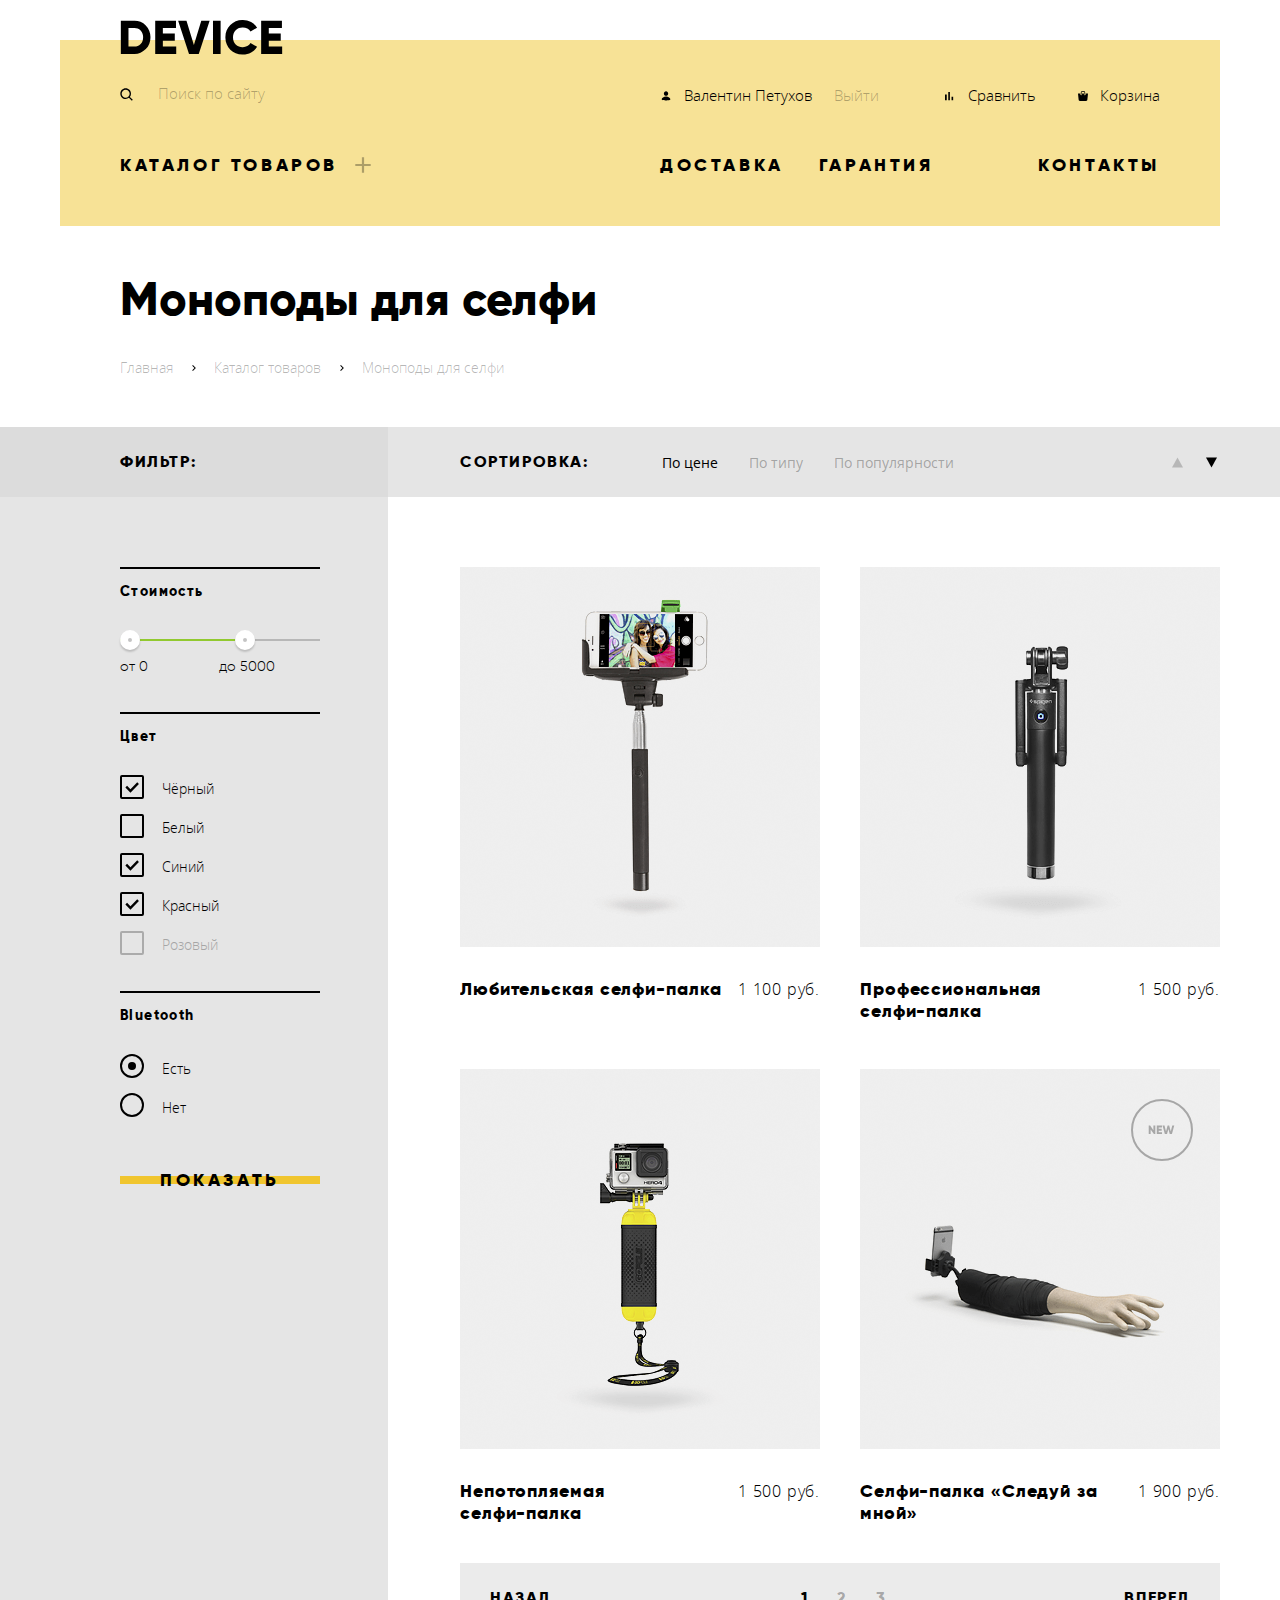
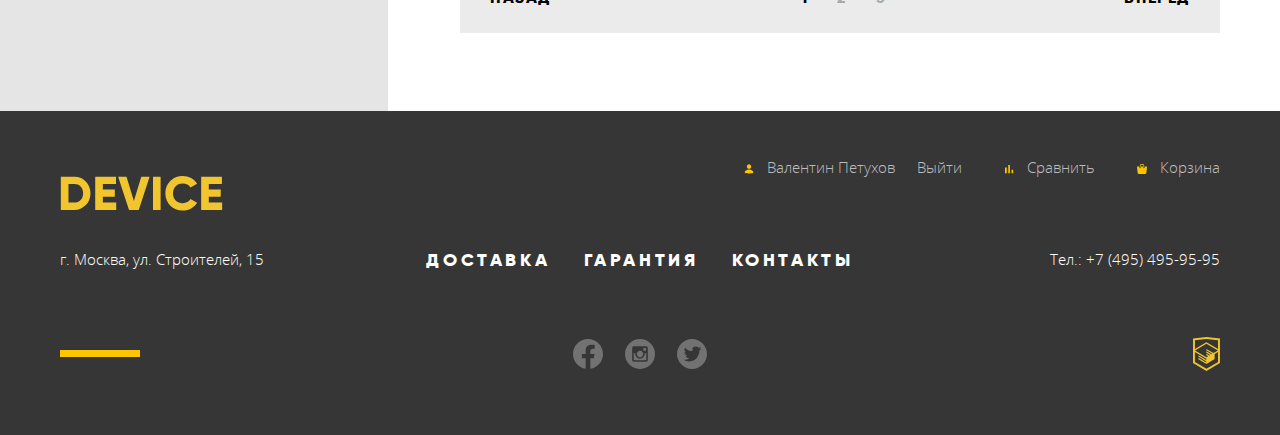
<file: catalog.html>
<!DOCTYPE html>
<html lang="ru">

<head>
  <meta charset="utf-8">
  <title>HTML Academy: Девайс — Моноподы для селфи</title>
  <link rel="icon" href="favicon.ico">
  <link rel="icon" href="img/favicon/favicon.svg" type="image/svg+xml">
  <link rel="apple-touch-icon" href="img/favicon/apple.png">
  <link rel="manifest" href="manifest.webmanifest.json">
  <link href="css/normalize.css" rel="stylesheet">
  <link href="css/style.min.css" rel="stylesheet">
</head>

<body class="page-body">
  <header class="main-header body-width">
    <div class="main-header-container">
      <a class="header-logo" href="index.html" aria-label="Логотип магазина—ведёт на главную страницу, текущая — Моноподы для селфи"></a>
      <nav class="header-user-nav">
        <ul class="header-user-nav__list">
          <li class="header-user-nav__item">
            <form class="header-search-form" action="#" method="post">
              <label class="visually-hidden" for="search-form-input">Поиск по сайту</label>
              <span class="header-search-form__icon"></span>
              <input class="header-search-form__input" type="search" id="search-form-input" name="search-input-field" placeholder="Поиск по сайту">
              <button class="header-search-form__btn" type="submit" aria-label="Кнопка—Найти">Найти</button>
            </form>
          </li>
          <li class="header-user-nav__item">
            <a class="header-user-nav__link header-user-nav__user-icon" href="#">Валентин Петухов</a>
            <a class="header-user-nav__link header-user-nav__link--dimmed" href="#">Выйти</a>
          </li>
          <li class="header-user-nav__item">
            <a class="header-user-nav__link header-user-nav__chart-icon" href="#">Сравнить</a>
          </li>
          <li class="header-user-nav__item">
            <a class="header-user-nav__link header-user-nav__cart-icon" href="#">Корзина</a>
          </li>
        </ul>
      </nav>
      <nav class="header-site-nav">
        <ul class="header-site-nav__list">
          <li class="header-site-nav__item">
            <a class="link dropdown-toggle" href="#">Каталог товаров</a>
            <div class="header-site-subnav">
              <ul class="header-site-subnav__list">
                <li class="header-site-subnav__item">
                  <ul>
                    <li><a class="header-site-subnav__link" href="catalog.html">Виртуальная реальность</a></li>
                    <li><a class="header-site-subnav__link" href="catalog.html">Моноподы для селфи</a></li>
                    <li><a class="header-site-subnav__link" href="catalog.html">Экшн-камеры</a></li>
                  </ul>
                </li>
                <li class="header-site-subnav__item">
                  <ul>
                    <li><a class="header-site-subnav__link" href="catalog.html">Фитнес-браслеты</a></li>
                    <li><a class="header-site-subnav__link" href="catalog.html">Умные часы</a></li>
                  </ul>
                </li>
                <li class="header-site-subnav__item">
                  <ul>
                    <li><a class="header-site-subnav__link" href="catalog.html">Квадрокоптер</a></li>
                  </ul>
                </li>
              </ul>
            </div>
          </li>
          <li class="header-site-nav__item"><a class="link" href="#">Доставка</a></li>
          <li class="header-site-nav__item"><a class="link" href="#">Гарантия</a></li>
          <li class="header-site-nav__item"><a class="link" href="#">Контакты</a></li>
        </ul>
      </nav>
    </div>
  </header>
  <main class="catalog">
    <div class="breadcrumbs catalog-content-width">
      <div class="breadcrumbs__inner">
        <h1>Моноподы для селфи</h1>
        <ul class="breadcrumbs__list">
          <li class="breadcrumbs__item">
            <a class="breadcrumbs__link" href="index.html">Главная</a>
          </li>
          <li class="breadcrumbs__item">
            <a class="breadcrumbs__link" href="#">Каталог товаров</a>
          </li>
          <li class="breadcrumbs__item"><a href="#" class="breadcrumbs__link breadcrumbs__link--current">Моноподы для селфи</a>
          </li>
        </ul>
      </div>
    </div>
    <div class="catalog__inner">
      <div class="features-header-fill"></div>
      <div class="features-content-fill"></div>
      <section class="filter-features">
        <div class="filter-features-header">
          <h2>Фильтр:</h2>
        </div>
        <form class="filter-features__form" method="get" action="https://echo.htmlacademy.ru">
          <fieldset class="filter-features__form-fieldset">
            <legend>Стоимость</legend>
            <div class="filter-features__range-filter">
              <div class="filter-features__range-controls">
                <div class="scale">
                  <div class="scale__bar" style="width: 63%; margin: 0 0 0 0;"></div>
                </div>
                <div class="toggle toggle--min" tabindex="0" style="left: 0;"></div>
                <div class="toggle toggle--max" tabindex="0" style="left: 43%;"></div>
              </div>
              <div class="filter-features__price-controls">
                <label for="price-min">от 0</label>
                <input class="filter-features__price-range-input visually-hidden" type="number" name="price-min" id="price-min" min="0" max="8000" value="0" step="1000">
                <label for="price-max">до 5000</label>
                <input class="filter-features__price-range-input visually-hidden" type="number" name="price-max" id="price-max" min="0" max="8000" value="5000" step="1000">
              </div>
            </div>
          </fieldset>
          <fieldset class="filter-features__form-fieldset">
            <legend>Цвет</legend>
            <ul class="filter-features__color">
              <li class="filter-features__option-checkbox">
                <input class="filter-features__input-checkbox visually-hidden" type="checkbox" name="color-black" id="filter-color-black" checked>
                <label for="filter-color-black">Чёрный</label>
              </li>
              <li class="filter-features__option-checkbox">
                <input class="filter-features__input-checkbox visually-hidden" type="checkbox" name="color-white" id="filter-color-white">
                <label for="filter-color-white">Белый</label>
              </li>
              <li class="filter-features__option-checkbox">
                <input class="filter-features__input-checkbox visually-hidden" type="checkbox" name="color-blue" id="filter-color-blue" checked>
                <label for="filter-color-blue">Синий</label>
              </li>
              <li class="filter-features__option-checkbox">
                <input class="filter-features__input-checkbox visually-hidden" type="checkbox" name="color-red" id="filter-color-red" checked>
                <label for="filter-color-red">Красный</label>
              </li>
              <li class="filter-features__option-checkbox">
                <input class="filter-features__input-checkbox visually-hidden" type="checkbox" name="color-pink" id="filter-color-pink" disabled>
                <label for="filter-color-pink">Розовый</label>
              </li>
            </ul>
          </fieldset>
          <fieldset class="filter-features__form-fieldset">
            <legend>Bluetooth</legend>
            <ul class="filter-features__bluetooth">
              <li class="filter-features__option-radio">
                <input class="filter-features__input-radio visually-hidden" type="radio" name="product-option" id="filter-bluetooth-y" value="bluetooth-yes" checked>
                <label for="filter-bluetooth-y">Есть</label>
              </li>
              <li class="filter-features__option-radio">
                <input class="filter-features__input-radio visually-hidden" type="radio" name="product-option" id="filter-bluetooth-n" value="bluetooth-no">
                <label for="filter-bluetooth-n">Нет</label>
              </li>
            </ul>
          </fieldset>
          <button class="button button--filter-features" type="submit" aria-label="Кнопка показать">Показать</button>
        </form>
      </section>
      <div class="sorting-bg-fill"></div>
      <section class="filter-sorting">
        <div class="filter-sorting__container">
          <div class="filter-sorting__list">
            <div class="filter-sorting__item">
              <h2>Сортировка:</h2>
            </div>
            <div class="filter-sorting__item">
              <ul>
                <li><a href="#" class="filter-sorting__link filter-sorting__link--current">По цене</a></li>
                <li><a href="#" class="filter-sorting__link">По типу</a></li>
                <li><a href="#" class="filter-sorting__link">По популярности</a></li>
              </ul>
            </div>
            <div class="filter-sorting__item">
              <a href="#" class="filter-sorting__order-link" aria-label="Порядок сортировки товаров—от наименьшего">
                <svg width="11px" height="11px" viewBox="0 0 11 11" version="1.1" xmlns="http://www.w3.org/2000/svg" xmlns:xlink="http://www.w3.org/1999/xlink">
                  <title>filter-triangle-up</title>
                  <g id="filter-triangle-up" stroke="none" stroke-width="1" fill="none" fill-rule="evenodd" fill-opacity="0.2">
                    <polygon id="Path" fill="#000000" fill-rule="nonzero" transform="translate(5.500000, 5.500000) scale(1, -1) translate(-5.500000, -5.500000) " points="11 0.5 0 0.5 5.5 10.5"></polygon>
                  </g>
                </svg>
              </a>
              <a href="#" class="filter-sorting__order-link filter-sorting__order-link--current" aria-label="Порядок сортировки товаров—от наибольшего">
                <svg width="11px" height="11px" viewBox="0 0 11 11" version="1.1" xmlns="http://www.w3.org/2000/svg" xmlns:xlink="http://www.w3.org/1999/xlink">
                  <title>filter-triangle-down</title>
                  <g id="filter-triangle-down" stroke="none" stroke-width="1" fill="none" fill-rule="evenodd" fill-opacity="0.2">
                    <polygon fill="#000000" fill-rule="nonzero" points="11 0.5 0 0.5 5.5 10.5"></polygon>
                  </g>
                </svg>
              </a>
            </div>
          </div>
        </div>
      </section>
      <section class="cards">
        <h2 class="visually-hidden">Список товаров селфи-палка</h2>
        <ul class="cards__list">
          <li class="cards__item">
            <div class="cards__overlay-wrap">
              <img src="assets/monopods-item-2.png" width="360" height="380" alt="Любительская селфи-палка">
              <div class="cards__overlay">
                <div class="cards__overlay-btn">
                  <button class="button cards__overlay-cart-btn" type="button">В&nbsp;корзину</button>
                  <button class="button cards__overlay-compare-btn" type="button">Добавить к сравнению</button>
                </div>
              </div>
            </div>
            <div class="cards__text">
              <a class="cards__item-link" href="#monopod-1.html">
                <h3>Любительская селфи-палка</h3>
              </a>
              <p>1&nbsp;100&nbsp;руб.</p>
            </div>
          </li>
          <li class="cards__item">
            <div class="cards__overlay-wrap">
              <img src="assets/monopods-item-1.png" width="360" height="380" alt="Профессиональная селфи-палка">
              <div class="cards__overlay">
                <div class="cards__overlay-btn">
                  <button class="button cards__overlay-cart-btn" type="button">В&nbsp;корзину</button>
                  <button class="button cards__overlay-compare-btn" type="button">Добавить к сравнению</button>
                </div>
              </div>
            </div>
            <div class="cards__text">
              <a class="cards__item-link" href="#monopod-2.html">
                <h3>Профессиональная<br> селфи-палка
                </h3>
              </a>
              <p>1&nbsp;500&nbsp;руб.</p>
            </div>
          </li>
          <li class="cards__item">
            <div class="cards__overlay-wrap">
              <img src="assets/monopods-item-3.png" width="360" height="380" alt="Непотопляемая селфи-палка">
              <div class="cards__overlay">
                <div class="cards__overlay-btn">
                  <button class="button cards__overlay-cart-btn" type="button">В&nbsp;корзину</button>
                  <button class="button cards__overlay-compare-btn" type="button">Добавить к сравнению</button>
                </div>
              </div>
            </div>
            <div class="cards__text">
              <a class="cards__item-link" href="#monopod-3.html">
                <h3>Непотопляемая<br> селфи-палка</h3>
              </a>
              <p>1&nbsp;500&nbsp;руб.</p>
            </div>
          </li>
          <li class="cards__item cards__item—new">
            <div class="cards__overlay-wrap">
              <img src="assets/monopods-item-4.png" width="360" height="380" alt="Селфи-палка «Следуй за мной»">
              <div class="cards__overlay">
                <div class="cards__overlay-btn">
                  <button class="button cards__overlay-cart-btn" type="button">В&nbsp;корзину</button>
                  <button class="button cards__overlay-compare-btn" type="button">Добавить к сравнению</button>
                </div>
              </div>
            </div>
            <div class="cards__text">
              <a class="cards__item-link" href="#monopod-4.html">
                <h3>Селфи-палка &laquo;Следуй за мной&raquo;</h3>
              </a>
              <p>1&nbsp;900&nbsp;руб.</p>
            </div>
          </li>
        </ul>
      </section>
      <div class="catalog-pagination">
        <div class="catalog-pagination__inner">
          <div class="catalog-pagination__item">
            <a class="catalog-pagination__link catalog-pagination__link-previous catalog-pagination__link--disabled">Назад</a>
          </div>
          <div class="catalog-pagination__item">
            <ul class="catalog-pagination__number-list">
              <li><a class="catalog-pagination__number-link catalog-pagination__number-link--current" aria-label="Страница 1 — текущая">1</a>
              </li>
              <li>
                <a href="#" class="catalog-pagination__number-link" aria-label="Страница 2">2</a>
              </li>
              <li>
                <a href="#" class="catalog-pagination__number-link" aria-label="Страница 3">3</a>
              </li>
            </ul>
          </div>
          <div class="catalog-pagination__item">
            <a href="#" class="catalog-pagination__link catalog-pagination__link-next">Вперед</a>
          </div>
        </div>
      </div>
    </div>
  </main>
  <footer class="main-footer">
    <div class="main-footer__inner body-width">
      <section class="footer-nav">
        <h2 class="visually-hidden">Войти в личный кабинет</h2>
        <ul class="footer-nav__list">
          <li class="footer-nav__item">
            <a class="footer-logo" href="index.html" aria-label="Логотип—На главную интернет-магазина Девайс"><img src="assets/device-logo-yellow.svg" width="163" height="35" alt="Логотип интернет-магазина Девайс"></a>
          </li>
          <li class="footer-nav__item"><a class="footer-nav__user-link footer-nav__user-icon" href="#">Валентин Петухов</a><a class="footer-nav__user-link" target="_blank" href="#">Выйти</a>
          </li>
          <li class="footer-nav__item"><a class="footer-nav__user-link footer-nav__chart-icon" href="#">Сравнить</a>
          </li>
          <li class="footer-nav__item"><a class="footer-nav__user-link footer-nav__cart-icon" href="#">Корзина</a>
          </li>
        </ul>
      </section>
      <section class="footer-contacts">
        <h2 class="visually-hidden">Наши контакты</h2>
        <ul class="footer-contacts__list">
          <li class="footer-contacts__item">г. Москва, ул. Строителей, 15</li>
          <li class="footer-contacts__item">
            <ul>
              <li><a class="footer-contacts__link" href="#">Доставка</a></li>
              <li><a class="footer-contacts__link" href="#">Гарантия</a></li>
              <li><a class="footer-contacts__link" href="#">Контакты</a></li>
            </ul>
          </li>
          <li class="footer-contacts__item">Тел.: <a class="footer-phone" href="tel:+74954959595" aria-label="Телефон для связи +7-495-495-95-95">+7 (495) 495-95-95</a>
          </li>
        </ul>
      </section>
      <section class="footer-social">
        <h2 class="visually-hidden">Мы в социальных сетях</h2>
        <ul class="footer-social__list">
          <li class="footer-social__item footer-social__decor-img"></li>
          <li class="footer-social__item">
            <ul>
              <li>
                <a class="footer-social__link" href="https://htmlacademy.ru/intensive/htmlcss" title="Фейсбук" aria-hidden="true">
                  <svg xmlns="http://www.w3.org/2000/svg" width="32" height="32">
                    <path d="M15.999 1C7.715 1 1 7.715 1 16c0 7.485 5.485 13.69 12.655 14.815v-10.48H9.847v-4.336h3.808v-3.304c0-3.76 2.24-5.836 5.665-5.836 1.641 0 3.358.293 3.358.293v3.691h-1.89c-1.863 0-2.444 1.156-2.444 2.342V16h4.16l-.665 4.336h-3.495v10.48c7.17-1.125 12.655-7.33 12.655-14.816-.001-8.285-6.716-15-15-15z"
                    fill="#fff" fill-opacity=".3" />
                  </svg>
                </a>
              </li>
              <li>
                <a class="footer-social__link" href="https://htmlacademy.ru/intensive/htmlcss" title="Инстаграм" aria-hidden="true">
                  <svg xmlns="http://www.w3.org/2000/svg" width="32" height="32">
                    <path d="M20.688 16c0 1.243-.494 2.436-1.373 3.315S17.243 20.688 16 20.688s-2.436-.494-3.315-1.373-1.373-2.071-1.373-3.315a4.15 4.15 0 0 1 .077-.781H9.75v6.245c0 .434.352.786.786.786h10.93c.208 0 .408-.083.555-.231s.23-.347.23-.555v-6.245h-1.639a4.15 4.15 0 0 1 .077.781zM16 19.125c.41 0 .817-.081 1.196-.238s.724-.387 1.014-.678.52-.635.677-1.014.238-.786.238-1.196-.081-.817-.238-1.196-.387-.724-.678-1.014-.635-.52-1.014-.677-.786-.238-1.196-.238c-.829 0-1.624.33-2.21.916s-.915 1.382-.915 2.211.33 1.624.916 2.21 1.382.915 2.211.915zm3.75-6.406h1.873a.47.47 0 0 0 .47-.469v-1.873a.47.47 0 0 0-.47-.47H19.75a.47.47 0 0 0-.47.47v1.873c.002.258.213.469.47.469zM16 1A15 15 0 0 0 1 16a15 15 0 0 0 15 15 15 15 0 0 0 10.607-4.393A15 15 0 0 0 31 16a15 15 0 0 0-4.393-10.607A15 15 0 0 0 16 1zm7.812 21.077a1.74 1.74 0 0 1-1.736 1.736H9.923a1.74 1.74 0 0 1-1.736-1.736V9.923a1.74 1.74 0 0 1 1.736-1.736h12.153a1.74 1.74 0 0 1 1.736 1.736v12.153z"
                    fill="#fff" fill-opacity=".3" />
                  </svg>
                </a>
              </li>
              <li>
                <a class="footer-social__link" href="https://htmlacademy.ru/intensive/htmlcss" title="Твиттер" aria-hidden="true">
                  <svg xmlns="http://www.w3.org/2000/svg" width="32" height="32">
                    <path d="M16 31c-2.031 0-3.975-.396-5.83-1.186s-3.452-1.856-4.79-3.193-2.402-2.935-3.193-4.79S1 18.031 1 16s.396-3.975 1.187-5.83S4.042 6.718 5.38 5.38s2.935-2.402 4.79-3.193S13.969 1 16 1s3.975.396 5.83 1.187 3.452 1.855 4.79 3.193 2.402 2.935 3.193 4.79S31 13.969 31 16s-.396 3.975-1.186 5.83-1.856 3.452-3.193 4.79-2.935 2.402-4.79 3.193S18.031 31 16 31zm8.818-22.5c-.117.059-.293.166-.527.322l-.571.381-.542.293-.615.205C21.84 8.9 20.951 8.5 19.896 8.5c-2.285 0-3.428.957-3.428 2.871V13.1c-3.145-.156-5.557-1.309-7.236-3.457-.488.508-.732 1.064-.732 1.67 0 1.289.479 2.266 1.436 2.93-.117 0-.283.01-.498.029s-.386.02-.513 0-.269-.068-.425-.146c0 .898.239 1.646.718 2.241s1.138.981 1.978 1.157c-.195.234-.469.352-.82.352a1.33 1.33 0 0 1-.82-.264c0 .762.366 1.353 1.099 1.772s1.558.64 2.476.659c-.352.527-.864.923-1.538 1.186s-1.392.396-2.153.396c-.273 0-.649-.068-1.128-.205l-.747-.205c.312.625.952 1.162 1.919 1.611s2.192.674 3.677.674c1.309 0 2.529-.23 3.662-.689s2.1-1.069 2.9-1.831 1.489-1.631 2.065-2.607 1.006-1.987 1.289-3.032a11.78 11.78 0 0 0 .425-3.091c0-.039.117-.122.352-.249s.508-.298.82-.513.547-.439.703-.674l-2.109.058c.684-.41 1.201-1.201 1.553-2.373z"
                    fill="#fff" fill-opacity=".3" />
                  </svg>
                </a>
              </li>
            </ul>
          </li>
          <li class="footer-social__item">
            <a class="footer-social__link" href="https://htmlacademy.ru/intensive/htmlcss" aria-label="Интерактивные курсы Html Academy">
              <svg xmlns="http://www.w3.org/2000/svg" width="27" height="34">
                <path d="M13.62.017L13.472 0 0 1.408v24.596L13.473 34l13.472-7.994V1.408L13.62.017zm11.399 12.078L13.495 5.32l-.001-.104-.087.05-.088-.056v.109L1.925 12.086V3.139L13.473 1.93 25.02 3.139l-.001 8.956zM13.405 6.769l11.518 6.695-4.479 2.633-7.093-4.21-.014 1.411 5.904 3.504-.86.506-5.03-2.984-.014 1.411 3.827 2.269-.782.522-3.031-1.782-.014 1.409 1.853 1.088-1.8 1.078-11.356-6.733 11.371-6.817zm-11.48 8.318l11.411 6.773.016 1.041-7.942-4.715-.015 1.412 7.979 4.782.018 1.073-7.973-4.728-.013 1.41 8.067 4.834 8.143-4.859-.011-5.163 3.415-2.031v9.995l-11.548 6.854-11.547-6.853v-9.826z"
                fill="#f0c52e" fill-opacity="1" />
              </svg>
            </a>
          </li>
        </ul>
      </section>
    </div>
  </footer>
</body>

</html>
</file>
<file: css/style.min.css>
:root {--basic-black: #000000;--basic-black-rgba: 0, 0, 0;--basic-charcoal: #363636;--basic-dark-grey: #464646;--basic-granite: #7e7e7e;--basic-neutral: #e5e5e5;--basic-light-grey: #f2f2f2;--basic-white: #ffffff;--basic-white-rgba: 250, 250, 250;--extra-filter-grey: #dcdcdc;--extra-pagination-grey: #ebebeb;--extra-cards-overlay-rgba: 238, 238, 238;--extra-filter-option-disabled: #a6a6a6;--extra-filter-range-controls-toggle: #c4c4c4;--extra-saffron: #f0c52e;--extra-saffron-rgba: 240, 197, 46;--extra-light-yellow: #f7e296;--extra-lime: #91c92f;--extra-focus: #2f7cc0;--state-rose-water: #f6dada;}@font-face {font-family: "Open Sans";font-weight: 300;font-style: normal;font-display: swap;src: url("../fonts/opensanslight.woff2") format("woff2"), url("../fonts/opensanslight.woff") format("woff");}@font-face {font-family: "Open Sans";font-weight: 400;font-style: normal;font-display: swap;src: url("../fonts/opensans.woff2") format("woff2"), url("../fonts/opensans.woff") format("woff");}@font-face {font-family: "Gilroy";font-weight: 300;font-style: normal;font-display: swap;src: url("../fonts/gilroylight.woff2") format("woff2"), url("../fonts/gilroylight.woff") format("woff");}@font-face {font-family: "Gilroy";font-weight: 800;font-style: normal;font-display: swap;src: url("../fonts/gilroyextrabold.woff2") format("woff2"), url("../fonts/gilroyextrabold.woff") format("woff");}.page-body {font-family: "Open Sans", "Arial", sans-serif;font-size: 15px;line-height: 28px;font-weight: 300;color: var(--basic-black);background-color: var(--basic-white);display: grid;grid-template-rows: min-content 1fr min-content;align-content: start;width: 100%;}.body-width {margin: 0 auto;padding: 0 20px;width: 1160px;}a {text-decoration: none;}img {max-width: 100%;height: auto;}.main-header-container {margin: 40px 0 0 0;min-height: 186px;background-color: var(--extra-light-yellow);position: relative;}.main-header-container--has-slider {min-height: 300px;}a.header-logo::before {content: "";display: block;position: absolute;top: -20px;left: 60px;width: 163px;height: 35px;background-image: url("../assets/device-logo-black.svg");background-position: center center;background-repeat: no-repeat;}.header-logo:focus::before {outline: 3px solid var(--extra-focus);outline-offset: 3px;}.header-logo:hover {opacity: 0.6;transition: opacity 0.2s;}.header-logo:active {opacity: 0.3;transition: opacity 0.2s;}.logo-disabled {pointer-events: none;}.header-search-form {position: relative;display: flex;flex-direction: row;align-items: center;}.header-search-form__input {padding: 13px 0 13px 38px;height: 46px;font-family: "Open Sans", "Arial", sans-serif;font-weight: 300;font-size: 15px;line-height: 20px;border: 0;outline: none;color: var(--basic-black);background-color: transparent;}.header-search-form__icon {content: "";position: absolute;display: block;top: 20px;left: 0;width: 13px;height: 13px;background-image: url("../img/search-ico.svg");background-position: 0 0;background-repeat: no-repeat;}.header-search-form__input:focus {outline: none;outline-offset: 0;box-shadow: 0 2px 0 0 var(--basic-black);}.header-search-form button {visibility: hidden;font-family: "Open Sans", "Arial", sans-serif;font-weight: 300;font-size: 15px;line-height: 20px;text-transform: uppercase;}.header-search-form__input:focus+button {visibility: visible;}.header-search-form__btn {display: block;height: 50px;padding: 0 16px 0 16px;color: var(--basic-black);border: 2px solid var(--basic-black);background: transparent;outline: none;}.header-search-form__btn:hover {color: var(--basic-white);background-color: var(--basic-black);}.header-search-form__btn:active {color: rgba(var(--basic-white-rgba), 0.3);background-color: var(--basic-black);}.header-search-form__input::placeholder {font-family: "Open Sans", "Arial", sans-serif;font-weight: 300;font-size: 15px;line-height: 20px;color: rgba(var(--basic-black-rgba), 0.3);}.header-search-form__input:hover::placeholder {color: rgba(var(--basic-black-rgba), 0.6);}.header-search-form__input:focus::placeholder {color: var(--basic-black);}.header-user-nav__list {padding: 28px 60px 0 60px;margin: 0 0 36px 0;display: grid;grid-template-columns: minmax(min-content, 540px) minmax(auto, 230px) 1fr auto;grid-template-rows: auto;align-items: baseline;list-style: none;}.header-user-nav__list li:nth-child(2) {grid-column: 2 / 3;grid-row: 1 / 2;}.header-user-nav__list li:nth-child(3) {margin: 0 0 0 11px;grid-column: 3 / 4;grid-row: 1 / 2;justify-self: center;}.header-user-nav__list li:nth-child(4) {grid-column: 4 / 5;grid-row: 1 / 2;justify-self: self-end;}.header-user-nav__link {display: inline-block;vertical-align: middle;font-family: "Open Sans", "Arial", sans-serif;font-weight: 300;font-size: 15px;line-height: 20px;color: var(--basic-black);background-color: transparent;}.header-user-nav__link:hover {opacity: 0.6;}.header-user-nav__link:active {opacity: 0.3;}.header-user-nav__link:focus {outline: 3px solid var(--extra-focus);outline-offset: 3px;}.header-user-nav__link--dimmed {padding: 0 0 0 18px;color: rgba(var(--basic-black-rgba), 0.3);}.header-user-nav__item a {position: relative;}.header-user-nav__item a.header-user-nav__user-icon::before {content: "";display: inline-block;vertical-align: middle;margin: 0 12px 3px 0;width: 12px;height: 12px;background-image: url("../img/user-ico-black.svg");background-position: center center;background-repeat: no-repeat;}.header-user-nav__item a.header-user-nav__chart-icon::before {content: "";display: inline-block;vertical-align: middle;margin: 0 13px 3px 0;width: 12px;height: 12px;background-image: url("../img/chart-ico-black.svg");background-position: center center;background-repeat: no-repeat;}.header-user-nav__item a.header-user-nav__cart-icon::before {content: "";display: inline-block;vertical-align: middle;margin: 0 11px 3px 0;width: 12px;height: 12px;background-image: url("../img/cart-ico-black.svg");background-position: center center;background-repeat: no-repeat;}.header-site-nav {position: relative;}.header-site-nav__list {margin: 0;padding: 0 60px;display: grid;grid-template-columns: minmax(min-content, 540px) repeat(2, min-content) 1fr;grid-template-rows: repeat(2, auto);justify-items: self-start;list-style: none;background-color: var(--extra-light-yellow);}.header-site-nav__list li:nth-child(1) {grid-column: 1 / 2;grid-row: 1 / 2;justify-self: start;}.header-site-nav__list li:nth-child(2) {grid-column: 2 / 3;grid-row: 1 / 2;}.header-site-nav__list li.header-site-nav__item:nth-child(3) {margin: 0 0 0 35px;grid-column: 3 / 4;grid-row: 1 / 2;}.header-site-nav__list li:nth-child(4) {grid-column: 4 / 5;grid-row: 1 / 2;justify-self: end;}.header-site-subnav {content: "";position: absolute;visibility: hidden;top: 28px;left: 0;width: 1160px;z-index: 5;transition: 0.2s 1s;}.header-site-nav__item:first-child:hover>div {visibility: visible;transition-delay: 0s;}a.dropdown-toggle::after {content: "";display: block;position: absolute;top: 3px;left: 295px;width: 16px;height: 16px;background-image: url("../img/plus-ico.svg");background-position: 0 0;background-repeat: no-repeat;}.header-site-subnav__list {content: "";position: absolute;top: 0;left: 0;display: flex;flex-direction: row;justify-content: flex-start;width: 100%;padding: 20px 0 38px 60px;box-sizing: border-box;list-style: none;background-color: var(--extra-light-yellow);}.header-site-subnav__list li:last-child {margin: 0;}.header-site-subnav__item {margin: 0 63px 0 0;}.header-site-subnav__item ul {padding: 0;list-style: none;}.header-site-subnav__item li {margin: 0 0 8px 0;}.header-site-subnav__item li:last-child {margin: 0;}.header-site-subnav__link {font-family: "Open Sans", "Arial", sans-serif;font-weight: 300;font-size: 15px;line-height: 20px;color: var(--basic-black);background-color: transparent;}.header-site-subnav__link:hover {color: rgba(var(--basic-black-rgba), 0.6);}.header-site-subnav__link:active {color: rgba(var(--basic-black-rgba), 0.3);}.header-site-subnav__link:focus {outline: 3px solid var(--extra-focus);outline-offset: 3px;}.button {font-family: "Gilroy", "Arial", sans-serif;font-size: 18px;line-height: 22px;font-weight: 800;letter-spacing: 0.2em;color: var(--basic-black);text-transform: uppercase;border: 0;outline: none;background-color: transparent;cursor: pointer;}.button:focus {outline: 3px solid var(--extra-focus);outline-offset: 3px;}.link {display: block;font-family: "Gilroy", "Arial", sans-serif;font-size: 18px;line-height: 22px;font-weight: 800;letter-spacing: 0.2em;text-transform: uppercase;color: var(--basic-black);background-color: transparent;}.link:hover {color: rgba(var(--basic-black-rgba), 0.6);}.link:active {color: rgba(var(--basic-black-rgba), 0.3);}.link:focus {outline: 3px solid var(--extra-focus);outline-offset: 3px;}.service-link {display: block;position: relative;padding: 9px 20px;width: 160px;color: var(--basic-black);text-align: center;box-sizing: border-box;z-index: 1;}.service-link:hover {color: rgba(var(--basic-black-rgba), 1);}.service-link:active {width: 100%;color: var(--extra-light-yellow);text-align: left;}.service-link:focus {outline: 3px solid var(--extra-focus);outline-offset: 3px;}.service-link::before {content: "";display: block;position: absolute;top: 16px;left: 0;width: 100%;height: 8px;background-color: var(--extra-saffron);z-index: -1;}.service-link:hover::before {height: 40px;top: 0;}.service-link:active::before {height: 40px;top: 0;background-color: var(--basic-black);}.service-link--current {height: 40px;width: 100%;color: var(--extra-light-yellow);text-align: left;}.service-link--current:hover {color: var(--extra-light-yellow);}.service-link--current::before {content: "";display: block;height: 40px;top: 0;left: 0;background-color: var(--basic-black);}.slider {margin: 0 auto;max-width: 1040px;position: relative;}.slider__list {padding: 0;margin: 0;list-style: none;max-height: 476px;}.slider__item {position: relative;top: -161px;left: 0;padding: 0;display: grid;grid-template-columns: 1fr minmax(min-content, 500px);grid-template-rows: auto;}.slide {display: none;}.slide--current {position: relative;top: -161px;left: 0;padding: 0;display: grid;grid-template-columns: 1fr minmax(min-content, 500px);grid-template-rows: auto;}.slide__main-img {margin: 0;grid-column: 1 / 2;grid-row: 1 / 2;justify-self: start;}.slide__main-img img.slide__main-img-1 {position: relative;top: 31px;left: 29px;max-width: 384px;}.slide__main-img img.slide__main-img-2 {position: relative;top: 57px;left: 56px;max-width: 345px;}.slide__main-img img.slide__main-img-3 {position: relative;top: 113px;left: -30px;max-width: 526px;}.slide__info {position: relative;top: 125px;left: 0;min-height: 476px;z-index: 1;}.slide__info .slide__title {margin: 0;margin: 0 0 22px 0;height: 120px;font-family: "Gilroy", "Arial", sans-serif;font-weight: 800;font-size: 47px;line-height: 59px;color: var(--basic-black);overflow: hidden;display: -webkit-box;text-overflow: ellipsis;-webkit-line-clamp: 2;-webkit-box-orient: vertical;}.slide__info .slide__text {margin: 0;margin: 0 0 32px 0;height: 60px;font-family: "Open Sans", "Arial", sans-serif;font-weight: 300;font-size: 15px;line-height: 20px;color: var(--basic-black);overflow: hidden;display: -webkit-box;text-overflow: ellipsis;-webkit-line-clamp: 3;-webkit-box-orient: vertical;}.slide__decor-number {content: "";display: block;position: absolute;top: -90px;right: -10px;z-index: -1;}.slide__decor-img::before {content: "";display: block;position: absolute;top: -58px;left: 0;width: 100px;height: 7px;background-image: url(../img/rectangle-white.svg);background-position: 0 0;background-repeat: no-repeat;}.slide__decor-number {margin: 0;font-family: "Gilroy", "Arial", sans-serif;font-size: 179px;line-height: 100%;font-weight: 800;text-align: right;text-transform: uppercase;color: var(--basic-white);user-select: none;}.slide__link {margin: 0;display: block;font-family: "Gilroy", "Arial", sans-serif;font-weight: 800;font-size: 18px;line-height: 22px;letter-spacing: 0.2em;text-transform: uppercase;color: var(--basic-black);}.slide__link:hover {color: rgba(var(--basic-black-rgba), 1);}.slide__link:active {color: rgba(var(--basic-black-rgba), 0.3);}.slide__link--style {position: relative;padding: 9px 20px;width: 220px;color: var(--basic-black);text-align: center;box-sizing: border-box;z-index: 1;}.slide__link--style::before {content: "";display: block;position: absolute;top: 16px;left: 0;width: 100%;height: 8px;background-color: var(--extra-saffron);z-index: -1;}.slide__link--style:hover::before {height: 40px;top: 0;}.slide__link--style:focus {outline: 3px solid var(--extra-focus);outline-offset: 3px;}table.slide-pruduct-features {padding: 50px 0 0 0;}div.slide-pruduct-features {margin: 56px 0 0 0;}div.slide-pruduct-features p:nth-child(1) {margin: 0;}table.slide-pruduct-features th {padding: 0 58px 0 0;}table.slide-pruduct-features th:last-child {padding: 0;}table.slide-pruduct-features td {padding: 13px 0 0 0;}.slide-pruduct-features__text {padding: 0;font-family: "Gilroy", "Arial", sans-serif;font-weight: 300;font-size: 13px;line-height: 16px;letter-spacing: 0.1em;color: var(--basic-black);}.slide-pruduct-features__text--lead {padding: 0;font-family: "Gilroy", "Arial", sans-serif;font-weight: 300;font-size: 36px;line-height: 43px;letter-spacing: 0.1em;color: var(--basic-black);}.slider-nav {position: absolute;bottom: 253px;right: 27px;margin: 0;padding: 0;display: flex;flex-direction: row;justify-content: space-between;z-index: 3;list-style: none;}.slider-nav .slider-nav__bullet {position: relative;display: block;padding: 0;width: 12px;height: 12px;border: 1px solid var(--basic-black);border-radius: 50%;cursor: pointer;}.slider-nav__bullet:focus {outline: 3px solid var(--extra-focus);outline-offset: 2px;}.slider-nav__bullet--current::after {content: "";position: absolute;display: block;top: 2px;left: 2px;width: 6px;height: 6px;border: 1px solid var(--basic-black);border-radius: 50%;}.slider-nav__item {padding: 0 0 0 16px;}.popular__inner {margin: 0 0 153px 0;}.popular__list {padding: 0;margin: 0;display: flex;flex-direction: row;flex-wrap: wrap;justify-content: space-between;list-style: none;}.popular__item:nth-child(4) h3 {letter-spacing: 0;}.popular__item {padding: 0;max-width: 160px;margin: 0 0 30px 0;}.popular__link {display: block;}.popular__link h3 {margin: 30px 0 0 0;padding: 0;font-family: "Gilroy", "Arial", sans-serif;font-size: 18px;line-height: 22px;font-weight: 800;letter-spacing: 0.05em;color: var(--basic-black);}.popular__link h3:active {color: rgba(var(--basic-black-rgba), 0.3);}.popular__link:focus {outline: 3px solid var(--extra-focus);outline-offset: 3px;}.popular__link svg {width: 160px;height: 160px;background-color: var(--extra-light-yellow);}.popular__link:hover svg {width: 160px;height: 160px;background-color: var(--extra-saffron);}.popular__link:active path {fill-opacity: 0.3;}.popular__link:focus {outline: 3px solid var(--extra-focus);outline-offset: 3px;}.breadcrumbs {background-color: var(--basic-white);}.breadcrumbs__inner {margin: 44px 0 46px 0;}.breadcrumbs__inner h1 {margin: 0;padding: 0 0 24px 0;font-family: "Gilroy", "Arial", sans-serif;font-weight: 800;font-size: 47px;line-height: 59px;color: var(--basic-black);}.breadcrumbs__list {margin: 0;padding: 0;list-style: none;display: flex;justify-content: flex-start;flex-wrap: wrap;}.breadcrumbs__list li {margin: 0 41px 0 0;position: relative;}.breadcrumbs__item::after {content: "";position: absolute;top: 12px;right: -23px;width: 4px;height: 6px;background-image: url("../img/arrow-right.svg");background-position: 0 0;background-repeat: no-repeat;}.breadcrumbs__list li:last-child {margin: 0;}.breadcrumbs__link {font-family: "Open Sans", "Arial", sans-serif;font-weight: 300;font-size: 14px;line-height: 19px;color: rgba(var(--basic-black-rgba), 0.3);}.breadcrumbs__link--current {pointer-events: none;}.breadcrumbs__list li:last-child::after {display: none;}.breadcrumbs__link:hover {color: rgba(var(--basic-black-rgba), 0.6);}.breadcrumbs__link:active {color: rgba(var(--basic-black-rgba), 0.1);}.breadcrumbs__link:focus {outline: 3px solid var(--extra-focus);outline-offset: 3px;}.catalog-content-width {margin: 0 auto;padding: 0 0 0 60px;max-width: 1100px;}.catalog__inner {margin: 0 auto;display: grid;grid-template-columns: 1fr min-content min-content 1fr;grid-template-rows: repeat(4, auto);}.features-header-fill {background-color: var(--extra-filter-grey);grid-column: 1 / 3;grid-row: 1 / 2;z-index: 0;}.filter-features {padding: 0 0 0 60px;min-width: 268px;grid-column: 2 / 3;grid-row: 1 / 4;z-index: 1;}.features-content-fill {background-color: var(--basic-neutral);grid-column: 1 / 3;grid-row: 2 / 4;}.filter-sorting {min-width: 832px;grid-column: 3 / 4;grid-row: 1 / 2;z-index: 1;}.sorting-bg-fill {background-color: var(--basic-neutral);grid-column: 3 / 5;grid-row: 1 / 2;z-index: 0;}.cards {grid-column: 3 / 4;grid-row: 2 / 3;}.catalog-pagination {grid-column: 3 / 4;grid-row: 3 / 4;}.filter-features-header {height: 70px;display: flex;align-items: center;}.filter-features-header h2 {margin: 0;padding: 0;display: inline-block;vertical-align: middle;font-family: "Gilroy", "Arial", sans-serif;font-weight: 800;font-size: 16px;line-height: 20px;letter-spacing: 0.1em;text-transform: uppercase;}.filter-features__form-fieldset {border: 0;padding: 0;margin: 0 0 13px 0;}.filter-features__form-fieldset legend {position: relative;}.filter-features__form-fieldset legend::before {content: "";position: absolute;height: 2px;width: 200px;top: -16px;left: 0;background-color: var(--basic-black);}.filter-features__form fieldset:nth-child(1) {margin: 86px 0 0 0;}.filter-features__form-fieldset legend {font-family: "Gilroy", "Arial", sans-serif;font-weight: 800;font-size: 14px;line-height: 17px;letter-spacing: 0.1em;color: var(--basic-black);}.filter-features__range-filter {margin: 15px 0 49px 0;position: relative;}.filter-features__range-controls {max-width: 200px;margin: 0 0 0 0;padding: 24px 0 10px 0;}.filter-features__range-controls .scale {height: 2px;background-color: rgba(var(--basic-black-rgba), 0.2);}.scale .scale__bar {width: 63%;height: 2px;background-color: var(--extra-lime);}.filter-features__range-controls div.toggle {position: absolute;top: 15px;left: 0;width: 4px;height: 4px;border: 8px solid var(--basic-white);border-radius: 50%;background-color: var(--extra-filter-range-controls-toggle);box-shadow: 0 2px 2px rgba(var(--basic-black-rgba), 0.18);cursor: pointer;}.filter-features__range-controls div.toggle--min {left: 0;}.filter-features__range-controls div.toggle--max {left: 100px;}label[for="price-max"] {padding: 0 0 0 67px;}.filter-features__price-controls label {font-family: "Gilroy", "Arial", sans-serif;font-weight: 300;font-size: 14px;line-height: 17px;color: var(--basic-black);}.filter-features__color {padding: 0;margin: 29px 0 0 0;list-style: none;}.filter-features__option-checkbox {margin: 0;position: relative;padding: 0 30px 11px 42px;max-width: 250px;}.filter-features__color li:nth-child(5) {margin: 0 0 25px 0;}.filter-features__color label, .filter-features__bluetooth label {font-family: "Open Sans", "Arial", sans-serif;font-weight: 300;font-size: 14px;line-height: 19px;color: var(--basic-black);cursor: pointer;user-select: none;}.filter-features__input-checkbox+label::before {content: "";position: absolute;top: 1px;left: 0;width: 20px;height: 20px;border: 2px solid var(--basic-black);border-radius: 2px;}.filter-features__input-checkbox:checked+label::after {content: "";position: absolute;display: block;top: 1px;left: 0;width: 20px;height: 20px;background-image: url("../img/filter-check-mark.svg");background-position: 0 0;background-repeat: no-repeat;}.filter-features__input-checkbox:hover+label {opacity: 0.6;}.filter-features__input-checkbox:active+label {opacity: 1;}.filter-features__input-checkbox:focus+label {outline: 3px solid var(--extra-focus);outline-offset: 3px;}input[type="checkbox"]:disabled+label {color: var(--extra-filter-option-disabled);pointer-events: none;}input[type="checkbox"]:disabled+label::before, input[type="checkbox"]:disabled+label::after {opacity: 0.25;}.filter-features__bluetooth {margin: 30px 0 0 0;padding: 0;list-style: none;}.filter-features__option-radio {margin: 0;position: relative;padding: 0 30px 11px 42px;}.filter-features__bluetooth li:nth-child(2) {margin: 0 0 15px 0;}.filter-features__input-radio+label::before {content: "";position: absolute;top: 0;left: 0;width: 20px;height: 20px;border: 2px solid var(--basic-black);border-radius: 50%;}.filter-features__input-radio:checked+label::after {content: "";position: absolute;display: block;top: 8px;left: 8px;width: 8px;height: 8px;background-color: var(--basic-black);border-radius: 50%;}.filter-features__input-radio:hover+label {opacity: 0.6;}.filter-features__input-radio:active+label {opacity: 1;}.filter-features__input-radio:focus+label {outline: 3px solid var(--extra-focus);outline-offset: 3px;}input[type="radio"]:disabled+label {color: var(--extra-filter-option-disabled);pointer-events: none;}input[type="radio"]:disabled+label::before, input[type="radio"]:disabled+label::after {opacity: 0.25;}.button--filter-features {position: relative;padding: 9px 20px;width: 200px;color: var(--basic-black);text-align: center;box-sizing: border-box;z-index: 1;}.button--filter-features::before {content: "";display: block;position: absolute;top: 16px;left: 0;width: 100%;height: 8px;background-color: var(--extra-saffron);z-index: -1;}.button--filter-features:hover {color: rgba(var(--basic-black-rgba), 1);}.button--filter-features:active {color: rgba(var(--basic-black-rgba), 0.3);}.button--filter-features:focus {outline: 3px solid var(--extra-focus);outline-offset: 3px;}.button--filter-features:hover::before {height: 40px;top: 0;}.filter-sorting__list {margin: 0;padding: 0 3px 0 72px;height: 70px;display: grid;grid-template-columns: min-content 1fr 45px;grid-template-rows: auto;justify-content: start;align-items: center;}.filter-sorting__item ul {display: flex;list-style: none;flex-direction: row;flex-wrap: wrap;justify-content: flex-start;}.filter-sorting__list div:nth-child(1) {justify-self: start;}.filter-sorting__list div:nth-child(2) {justify-self: start;padding: 0 0 0 33px;}.filter-sorting__list div:nth-child(3) {display: flex;justify-content: space-between;}.filter-sorting__item h2 {margin: 0;vertical-align: middle;font-family: "Gilroy", "Arial", sans-serif;font-weight: 800;font-size: 16px;line-height: 20px;letter-spacing: 0.1em;text-transform: uppercase;}.filter-sorting__item a.filter-sorting__link {margin: 0 31px 0 0;}.filter-sorting__link {font-family: "Open Sans", "Arial", sans-serif;font-weight: 400;font-size: 14px;line-height: 19px;color: rgba(var(--basic-black-rgba), 0.3);cursor: pointer;user-select: none;}.filter-sorting__link:hover {color: rgba(var(--basic-black-rgba), 0.6);}.filter-sorting__link:active {color: var(--basic-black);}.filter-sorting__link:focus {outline: 3px solid var(--extra-focus);outline-offset: 3px;}.filter-sorting__link--current {color: var(--basic-black);}.filter-sorting__order-link {cursor: pointer;}.filter-sorting__order-link--current g {fill-opacity: 1;}.filter-sorting__order-link:hover g, .filter-sorting__order-link--curent:hover g {fill-opacity: 0.4;}.filter-sorting__order-link:active g, .filter-sorting__order-link--curent:active g {fill-opacity: 1;}.filter-sorting__order-link:focus, .filter-sorting__order-link--curent:focus {outline: none;}.filter-sorting__order-link:focus svg, .filter-sorting__order-link--curent:focus svg {outline: 3px solid var(--extra-focus);outline-offset: 3px;}.cards__list {margin: 0;padding: 70px 0 0 72px;width: 760px;display: grid;grid-template-columns: repeat(2, 1fr);grid-auto-rows: auto;grid-column-gap: 40px;align-items: start;list-style: none;}.cards__item {position: relative;max-width: 360px;min-height: 460px;margin: 0 0 42px 0;}.cards__overlay-wrap img {display: block;width: 360px;height: 380px;object-fit: contain;}.cards__overlay {content: "";display: block;position: absolute;top: 0;left: 0;width: 360px;height: 380px;background-color: rgba(var(--extra-cards-overlay-rgba), 0.7);visibility: hidden;}.cards__overlay-wrap:hover div {visibility: visible;}.cards__overlay-btn {content: "";display: block;position: absolute;top: 50%;left: 50%;transform: translate(-50%, -50%);}.cards__overlay-cart-btn {position: relative;padding: 9px 20px;margin: 0 0 14px 0;width: 200px;color: var(--basic-black);text-align: center;box-sizing: border-box;z-index: 1;}.cards__overlay-cart-btn::before {content: "";display: block;position: absolute;top: 16px;left: 0;width: 100%;height: 8px;background-color: var(--extra-saffron);z-index: -1;}.cards__overlay-cart-btn:hover {color: rgba(var(--basic-black-rgba), 1);}.cards__overlay-cart-btn:active {color: rgba(var(--basic-black-rgba), 0.3);}.cards__overlay-cart-btn:hover::before {height: 40px;top: 0;}.cards__overlay-compare-btn {display: block;margin: 0 auto;font-family: "Open Sans", "Arial", sans-serif;font-size: 13px;line-height: 18px;font-weight: 300;letter-spacing: 0.1em;text-transform: none;color: rgba(var(--basic-black-rgba), 0.5);}.cards__overlay-compare-btn:hover {color: rgba(var(--basic-black-rgba), 1);}.cards__overlay-compare-btn:active {color: rgba(var(--basic-black-rgba), 0.2);}.cards__list li:nth-child(3), .cards__list li:nth-child(4) {margin: 0 0 34px 0;}.cards__item—new::before {content: "";display: block;position: absolute;top: 30px;right: 27px;width: 62px;height: 62px;background-image: url("../img/item-label-new.svg");background-position: 0 0;background-repeat: no-repeat;}.cards__text {display: flex;justify-content: space-between;align-items: baseline;flex-direction: row;flex-wrap: nowrap;}.cards__item-link h3 {max-width: 270px;margin: 31px 0 0 0;font-family: "Gilroy", "Arial", sans-serif;font-weight: 800;font-size: 18px;line-height: 22px;letter-spacing: 0.05em;color: var(--basic-black);overflow: hidden;display: -webkit-box;text-overflow: ellipsis;-webkit-line-clamp: 2;-webkit-box-orient: vertical;}.cards__item-link:focus {outline: 3px solid var(--extra-focus);outline-offset: 3px;}.cards__item p {margin: 0 0 0 0;font-family: "Open Sans", "Arial", sans-serif;font-weight: 300;font-size: 16px;line-height: 19px;letter-spacing: 0.05em;color: var(--basic-black);}.catalog-pagination {margin: 0 0 78px 72px;background-color: var(--extra-pagination-grey);max-width: 760px;}.catalog-pagination__inner {margin: 0;padding: 0;display: grid;grid-template-rows: auto;grid-template-columns: auto minmax(120px, 300px) auto;justify-items: center;align-items: center;}.catalog-pagination__inner div:nth-child(1) {justify-self: start;}.catalog-pagination__inner div:nth-child(3) {justify-self: end;}.catalog-pagination__link, .catalog-pagination__number-link {font-family: "Gilroy", "Arial", sans-serif;font-size: 16px;line-height: 20px;font-weight: 800;letter-spacing: 0.1em;color: var(--basic-black);text-transform: uppercase;cursor: pointer;user-select: none;}.catalog-pagination__number-list {padding: 0;display: flex;justify-content: flex-start;align-items: baseline;flex-direction: row;flex-wrap: wrap;list-style: none;}.catalog-pagination__link {display: block;padding: 25px 30px;}.catalog-pagination__number-link {display: block;text-align: right;width: 20px;}.catalog-pagination__number-list li {padding: 0 19px 0 0;}.catalog-pagination__number-list li:last-child {padding: 0;}.catalog-pagination__link-previous:hover {color: var(--basic-black);background-color: var(--extra-filter-grey);}.catalog-pagination__link-previous:active {color: rgba(var(--basic-black-rgba), 0.3);background-color: var(--extra-filter-grey);}.catalog-pagination__link--disabled {pointer-events: none;}.catalog-pagination__link-next:hover {color: var(--basic-black);background-color: var(--extra-filter-grey);}.catalog-pagination__link-next:active {color: rgba(var(--basic-black-rgba), 0.3);background-color: var(--extra-filter-grey);}.catalog-pagination__link-previous:focus, .catalog-pagination__link-next:focus {outline: 3px solid var(--extra-focus);outline-offset: 3px;}.catalog-pagination__number-link {color: rgba(var(--basic-black-rgba), 0.3);}.catalog-pagination__number-link:hover {color: rgba(var(--basic-black-rgba), 0.6);}.catalog-pagination__number-link:active {color: var(--basic-black);}.catalog-pagination__number-link:focus {outline: 3px solid var(--extra-focus);outline-offset: 3px;}.catalog-pagination__number-link--current {color: var(--basic-black);pointer-events: none;}.services {margin: 0 0 90px 0;width: 100%;background-color: var(--basic-neutral);}.services__inner {position: relative;top: -83px;left: 0;}.tab-panes {min-height: 288px;display: grid;grid-template-columns: minmax(min-content, 277px) 1fr;grid-template-rows: auto;column-gap: 124px;}.tab-panes__services-list {position: relative;padding: 0;margin: 0;max-height: 163px;grid-column: 1 / 2;grid-row: 1 / 2;align-self: center;list-style: none;}.tab-panes__services-list li {margin: 0 0 21px 0;}.tab-panes__services-list::after {content: "";display: block;position: absolute;top: -80px;right: -7px;width: 7px;height: 320px;background-color: var(--basic-black);}.tab-panes__pane-content {width: 100%;display: flex;flex-direction: column;align-items: flex-start;}.tab-panes__pane-img-1 {background-image: url("../img/delivery-man-ico.svg");background-position: right 44%;background-repeat: no-repeat;}.tab-panes__pane-img-2 {background-image: url("../img/warranty-ico.svg");background-position: right 38%;background-repeat: no-repeat;}.tab-panes__pane-img-3 {background-image: url("../img/online-loans-ico.svg");background-position: 99% 30%;background-repeat: no-repeat;}.tab-panes__pane-title {margin: 0;padding: 55px 0 0 0;font-family: "Gilroy", "Arial", sans-serif;font-weight: 800;font-size: 47px;line-height: 59px;letter-spacing: 0.2em;color: var(--basic-black);}.tab-panes__pane-text {margin: 0;padding: 38px 0 0 0;max-width: 574px;font-family: "Open Sans", "Arial", sans-serif;font-size: 15px;line-height: 30px;font-weight: 300;letter-spacing: 0.1em;color: var(--basic-black);overflow: hidden;display: -webkit-box;text-overflow: ellipsis;-webkit-line-clamp: 3;-webkit-box-orient: vertical;}.tab-pane {display: none;}.logo-slider__list {margin: 0 0 70px 0;padding: 0;min-height: 100px;display: grid;justify-content: flex-start;grid-template-columns: repeat(4, 260px);grid-column-gap: 40px;list-style: none;user-select: none;}.logo-slider__item:first-child:hover {display: block;top: 0;left: 0;width: 260px;height: 100px;background-image: url("../assets/dji-logo-color.png");background-position: 0 0;background-repeat: no-repeat;}.logo-slider__item:nth-child(2):hover {display: block;width: 260px;height: 100px;background-image: url("../assets/sp-gadgets-logo-color.png");background-position: 0 0;background-repeat: no-repeat;}.logo-slider__item:nth-child(3):hover {display: block;width: 260px;height: 100px;background-image: url("../assets/gopro-logo-color.png");background-position: 0 0;background-repeat: no-repeat;}.logo-slider__item:nth-child(4):hover {display: block;width: 260px;height: 100px;background-image: url("../assets/vive-logo-color.png");background-position: 0 0;background-repeat: no-repeat;}.contacts-section__inner {margin: 0 0 77px 0;display: flex;justify-content: space-between;align-items: flex-start;}.contacts-about {max-width: 473px;position: relative;}.contacts-about:nth-child(1) p {padding: 0 0 40px 0;}.contacts-about::before {content: "";display: block;position: absolute;top: 13px;left: 0;width: 80px;height: 7px;background-image: url(../img/rectangle-black.svg);background-position: 0 0;background-repeat: no-repeat;}.contacts {max-width: 560px;position: relative;}.contacts p {padding: 0 0 40px 0;}.contacts::before {content: "";display: block;position: absolute;top: 13px;left: 0;width: 80px;height: 7px;background-image: url(../img/rectangle-black.svg);background-position: 0 0;background-repeat: no-repeat;}.contacts__map-link {outline: none;}.contacts__map-link img {display: block;margin: 0 0 76px 0;width: 560px;height: 222px;background-color: var(--extra-filter-grey);}.contacts__map-link:focus img {outline: 3px solid var(--extra-focus);outline-offset: 3px;}.contacts h2, .contacts-about h2 {margin: 0;padding: 70px 0 39px 0;font-family: "Gilroy", "Arial", sans-serif;font-weight: 800;font-size: 47px;line-height: 59px;letter-spacing: 0.2em;color: var(--basic-black);}.contacts p, .contacts-about p {margin: 0;font-family: "Open Sans", "Arial", sans-serif;font-weight: 300;font-size: 15px;line-height: 28px;color: var(--basic-black);}.contacts-about__partners-list {margin: 21px 0 55px 0;padding: 0 0 0 32px;list-style-type: none;}.contacts-about__partners-item {position: relative;margin: 0;padding: 0 0 14px 0;font-family: "Gilroy", "Arial", sans-serif;font-weight: 800;font-size: 16px;line-height: 28px;color: var(--basic-black);}.contacts-about__partners-item::before {content: "";position: absolute;display: block;top: 11px;left: -32px;width: 8px;height: 8px;background-image: url("../img/bullet.svg");}.contacts-link {display: block;position: relative;padding: 9px 20px;width: 260px;color: var(--basic-black);text-align: center;box-sizing: border-box;z-index: 1;}.contacts-link:hover {color: rgba(var(--basic-black-rgba), 1);}.contacts-link:active {color: rgba(var(--basic-black-rgba), 0.3);}.contacts-link:focus {outline: 3px solid var(--extra-focus);outline-offset: 3px;}.contacts-link::before {content: "";display: block;position: absolute;top: 16px;left: 0;width: 100%;height: 8px;background-color: var(--extra-saffron);z-index: -1;}.contacts-link:hover::before {height: 40px;top: 0;}.main-footer {width: 100%;background-color: var(--basic-charcoal);}.main-footer__inner {display: grid;grid-template-columns: 1fr 1fr 1fr;grid-template-rows: repeat(3, auto);}.footer-nav {grid-row: 1 / 2;grid-column: 1 / -1;}.footer-nav__list {margin: 0;padding: 42px 0 38px 0;display: grid;grid-template-columns: minmax(163px, 100%) repeat(3, auto);grid-template-rows: auto;align-items: start;justify-content: end;list-style: none;}.footer-nav__user-link {display: inline-block;vertical-align: baseline;font-family: "Open Sans", "Arial", sans-serif;font-weight: 300;font-size: 15px;line-height: 20px;color: rgba(var(--basic-white-rgba), 0.7);user-select: none;}.footer-nav__list li:not(:last-child) {margin: 0 41px 0 0;}a[target] {margin: 0 0 0 22px;}.footer-nav__user-link:hover {color: var(--basic-white);transition: ease-out 0.2s;}.footer-nav__user-link:active {opacity: 0.3;}.footer-nav__user-link:focus {outline: 3px solid var(--extra-focus);outline-offset: 3px;}.footer-nav__item a.footer-nav__user-icon::before {content: "";display: inline-block;vertical-align: middle;margin: 0 12px 0 0;width: 12px;height: 12px;background-image: url("../img/user-ico-yel.svg");background-position: center center;background-repeat: no-repeat;}.footer-nav__item a.footer-nav__chart-icon::before {content: "";display: inline-block;vertical-align: middle;margin: 0 12px 0 0;width: 12px;height: 12px;background-image: url("../img/chart-ico-yel.svg");background-position: center center;background-repeat: no-repeat;}.footer-nav__item a.footer-nav__cart-icon::before {content: "";display: inline-block;vertical-align: middle;margin: 0 12px 0 0;width: 12px;height: 12px;background-image: url("../img/cart-ico-yel.svg");background-position: center center;background-repeat: no-repeat;}.footer-nav__item:hover a.footer-nav__user-link::before {opacity: 0.6;transition: opacity 0.2s;}.footer-nav__item:active a.footer-nav__user-link::before {opacity: 0.3;}.footer-logo img {padding: 23px 0 0 0;display: inline-block;vertical-align: bottom;grid-column: 1 / 2;grid-row: 1 / 2;}.footer-logo:hover img {opacity: 0.6;transition: opacity 0.2s;}.footer-logo:active img {opacity: 0.3;transition: opacity 0.2s;}a.footer-logo:focus {outline: none;}.footer-logo:focus img {outline: 3px solid var(--extra-focus);outline-offset: 3px;}.footer-contacts {grid-row: 2 / 3;grid-column: 1 / -1;}.footer-contacts__list {margin: 0;padding: 0 0 51px 0;display: grid;grid-template-columns: 1fr 427px 1fr;align-content: center;list-style: none;}.footer-contacts__list li:nth-child(1) {justify-self: start;}.footer-contacts__item ul {padding: 0;display: flex;flex-direction: row;flex-wrap: wrap;justify-content: space-between;list-style: none;}.footer-contacts__list li:nth-child(3) {justify-self: end;}.footer-contacts__list li {font-family: "Open Sans", "Arial", sans-serif;font-weight: 300;font-size: 15px;line-height: 20px;color: var(--basic-white);list-style: none;}.footer-social {grid-row: 3 / 4;grid-column: 1 / -1;}.footer-social__list {padding: 15px 0 64px 0;margin: 0;display: grid;grid-template-columns: 1fr 136px 1fr;grid-template-rows: auto;align-items: center;list-style: none;}.footer-social__list li:nth-child(3) {justify-self: end;}.footer-social__item {position: relative;}.footer-social__item img, .footer-social__item svg {display: block;}.footer-social__item ul {padding: 0;display: flex;flex-direction: row;flex-wrap: wrap;justify-content: space-between;list-style: none;}.footer-social__item:first-child::before {content: "";display: block;position: absolute;bottom: -3px;left: 0;width: 80px;height: 7px;background-image: url(../img/rectangle-yellow.svg);background-position: 0 0;background-repeat: no-repeat;}.footer-social__link:hover path {fill-opacity: 0.6;}.footer-social__link:active path {fill-opacity: 0.3;}.footer-social__link[aria-hidden="true"]:hover path {fill-opacity: 0.6;}.footer-social__link[aria-hidden="true"]:active path {fill-opacity: 0.1;}.footer-social__link:focus {outline: none;}.footer-social__link:focus svg {outline: 3px solid var(--extra-focus);outline-offset: 3px;}.footer-contacts__link {font-family: "Gilroy", "Arial", sans-serif;font-size: 18px;line-height: 22px;font-weight: 800;letter-spacing: 0.2em;text-transform: uppercase;color: var(--basic-white);}.footer-contacts__link:hover {color: rgba(var(--basic-white-rgba), 0.6);}.footer-contacts__link:active {color: rgba(var(--basic-white-rgba), 0.3);}.footer-contacts__link:focus {outline: 3px solid var(--extra-focus);outline-offset: 3px;}.footer-phone {color: var(--basic-white);}.footer-phone:focus {outline: 3px solid var(--extra-focus);outline-offset: 3px;}.modal-form {position: fixed;top: 228px;right: 0;bottom: auto;left: 0;margin: auto;display: none;width: 960px;height: 550px;background-color: var(--basic-white);box-shadow: 0 10px 16px rgba(var(--basic-black-rgba), 0.2);z-index: 4;}.modal-form__inner {margin: 0 auto;display: grid;grid-template-columns: 1fr 1fr;grid-template-rows: repeat(3, auto);align-content: center;grid-column-gap: 40px;grid-row-gap: 36px;padding: 92px 0 0 0;max-width: 760px;}.modal-form__inner div:nth-child(1) {max-width: 360px;grid-row: 1 / 2;grid-column: 1 / 2;}.modal-form__inner div:nth-child(2) {max-width: 360px;grid-row: 1 / 2;grid-column: 2 / 3;}.modal-form__inner div:nth-child(3) {max-width: 760px;grid-row: 2 / 3;grid-column: 1 / -1;}.modal-form__inner button {padding: 0;grid-row: 3 / 4;grid-column: 1 / 2;justify-self: start;height: 40px;}.modal-form__item input {box-sizing: border-box;width: 100%;min-height: 50px;padding: 0 0 0 20px;}.modal-form__item textarea {box-sizing: border-box;width: 100%;min-height: 167px;padding: 16px 0 0 20px;}.modal-form__item input, .modal-form__item textarea {font-family: "Gilroy", "Arial", sans-serif;font-weight: 400;font-size: 14px;line-height: 17px;outline: none;border: none;background-color: var(--basic-light-grey);}.modal-form__item label {display: block;padding: 0 0 10px 0;font-family: "Gilroy", "Arial", sans-serif;font-size: 18px;line-height: 22px;font-weight: 800;color: var(--basic-black);}.modal-form__input-field::placeholder, .modal-form__textarea-field::placeholder {font-family: "Open Sans", "Arial", sans-serif;font-weight: 400;font-size: 14px;line-height: 19px;color: rgba(var(--basic-black-rgba), 0.4);}.modal-form__input-field:hover, .modal-form__textarea-field:hover {background-color: var(--basic-neutral);}.modal-form__input-field:hover::placeholder, .modal-form__textarea-field:hover::placeholder {color: rgba(var(--basic-black-rgba), 0.6);}.modal-form__input-field:focus, .modal-form__textarea-field:focus {color: var(--basic-black);outline: 2px solid var(--extra-light-yellow);background-color: var(--basic-white);}.modal-form__input-field:invalid, .modal-form__textarea-field:invalid {outline: none;color: rgba(var(--basic-black-rgba), 0.4);background-color: var(--state-rose-water);}.modal-form__submit-btn {position: relative;padding: 9px 20px;width: 200px;color: var(--basic-black);text-align: center;box-sizing: border-box;z-index: 1;}.modal-form__submit-btn:hover {color: var(--basic-black);}.modal-form__submit-btn:active {color: rgba(var(--basic-black-rgba), 0.3);}.modal-form__submit-btn::before {content: "";display: block;position: absolute;top: 16px;left: 0;width: 100%;height: 8px;background-color: var(--extra-saffron);z-index: -1;}.modal-form__submit-btn:hover {color: rgba(var(--basic-black-rgba), 1);}.modal-form__submit-btn:active {color: rgba(var(--basic-black-rgba), 0.3);}.modal-form__submit-btn:focus {outline: 3px solid var(--extra-focus);outline-offset: 3px;}.modal-form__submit-btn:hover::before {height: 40px;top: 0;}.modal-map {position: fixed;top: 300px;right: 0;bottom: 467px;left: 0;margin: auto;display: none;width: 960px;height: 559px;box-shadow: 0 10px 16px rgba(var(--basic-black-rgba), 0.2);z-index: 4;}.modal-map__map-link img {display: block;width: 960px;height: 559px;background-color: var(--extra-filter-grey);}.modal-map iframe {border: none;}.modal-show {display: block;animation: bounce 0.6s;}.modal-error {animation: shake 0.6s;}.modal-form button.modal-form__close-btn {position: absolute;top: 20px;right: 20px;}.modal-map button.modal-map__close-btn {position: absolute;top: 20px;right: 18px;z-index: 10;}button.modal-form__close-btn, button.modal-map__close-btn {padding: 0;width: 55px;height: 55px;background-color: rgba(var(--extra-saffron-rgba), 0.5);border-radius: 50%;border: 0;cursor: pointer;}button.modal-form__close-btn::before, button.modal-map__close-btn::before, button.modal-form__close-btn::after, button.modal-map__close-btn::after {content: "";position: absolute;top: 26px;left: 16px;width: 23px;height: 3px;background-color: rgba(var(--basic-white-rgba), 0.7);}button.modal-form__close-btn::before, button.modal-map__close-btn::before {transform: rotate(45deg);}button.modal-form__close-btn::after, button.modal-map__close-btn::after {transform: rotate(-45deg);}button.modal-form__close-btn:hover, button.modal-map__close-btn:hover {background-color: rgba(var(--extra-saffron-rgba), 1);}button.modal-form__close-btn:active, button.modal-map__close-btn:active {background-color: rgba(var(--extra-saffron-rgba), 0.3);}.modal {display: none;}.visually-hidden {position: absolute;width: 1px;height: 1px;margin: -1px;border: 0;padding: 0;clip: rect(0 0 0 0);overflow: hidden;}@keyframes bounce {0% {transform: translateY(-2000px);}70% {transform: translateY(30px);}90% {transform: translateY(-10px);}100% {transform: translateY(0);}}@keyframes shake {0%, 100% {transform: translateX(0);}10%, 30%, 50%, 70%, 90% {transform: translateX(-10px);}20%, 40%, 60%, 80% {transform: translateX(10px);}}
</file>
